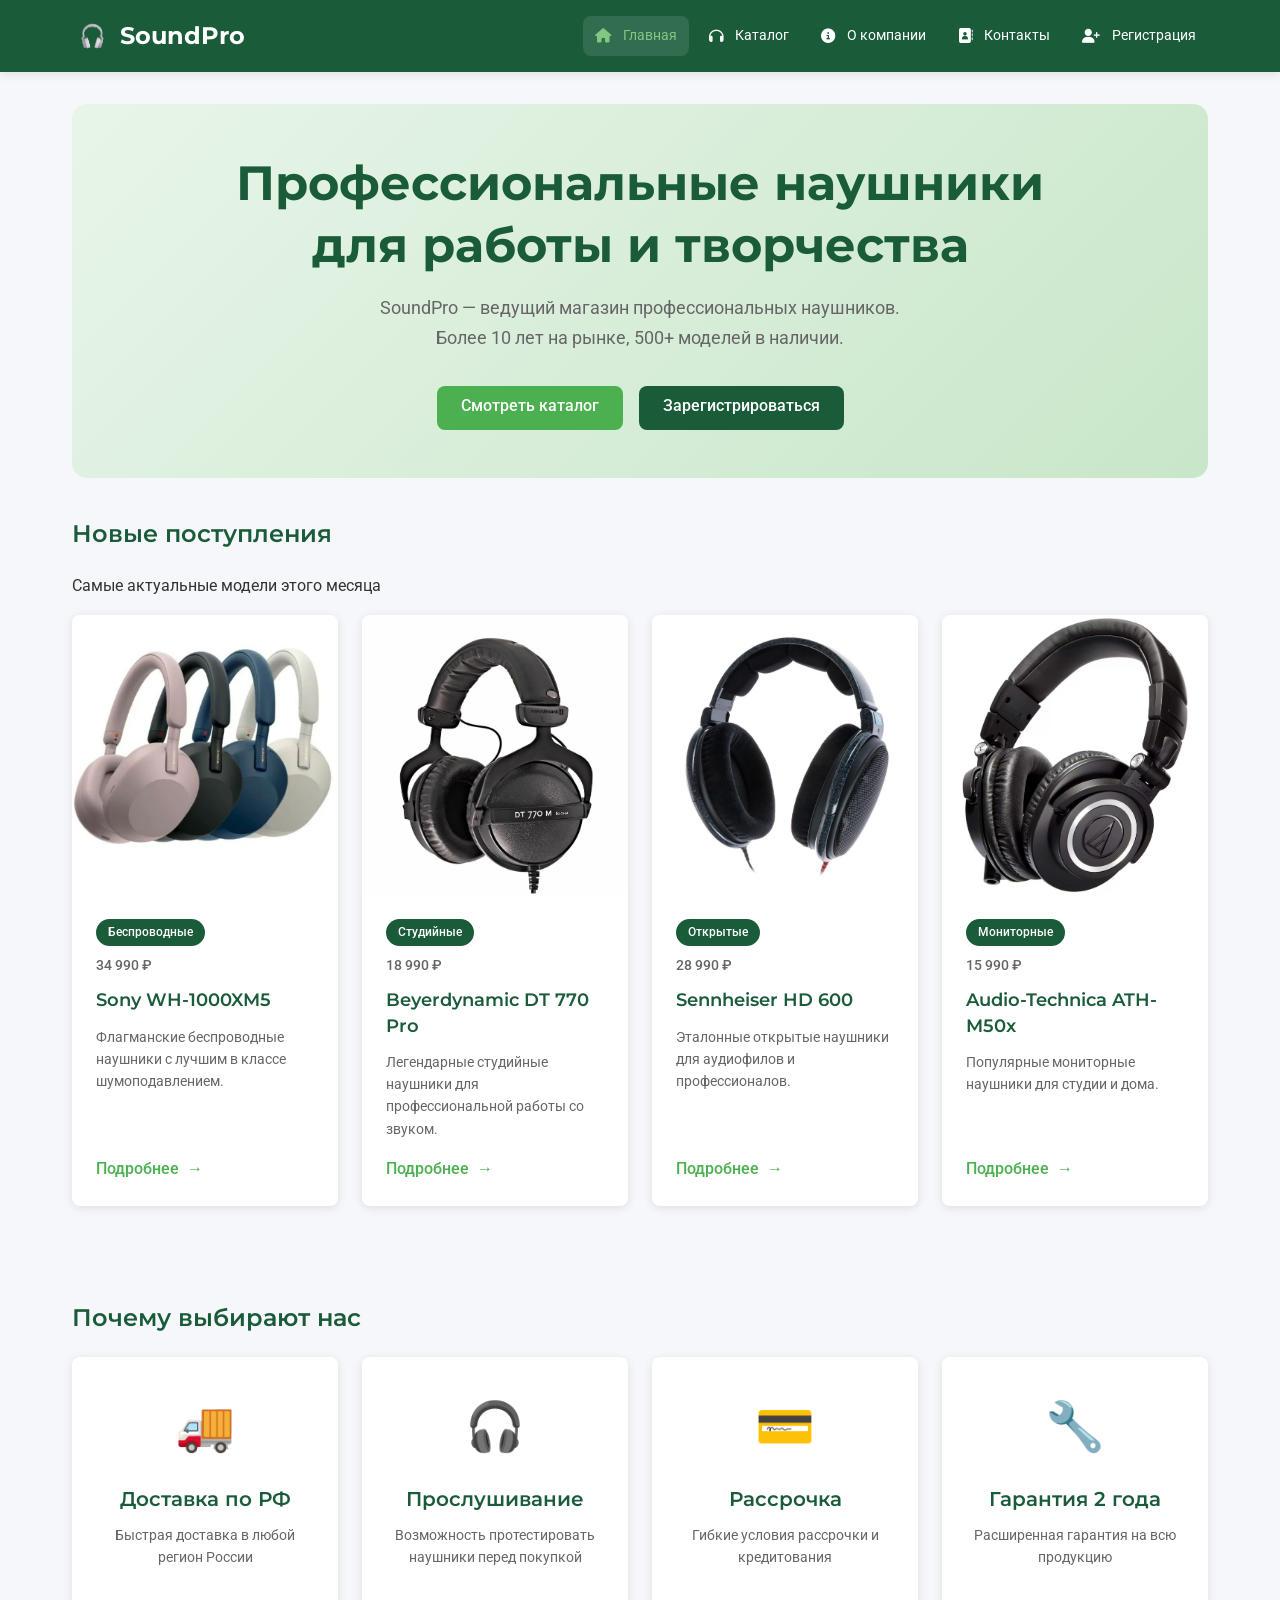
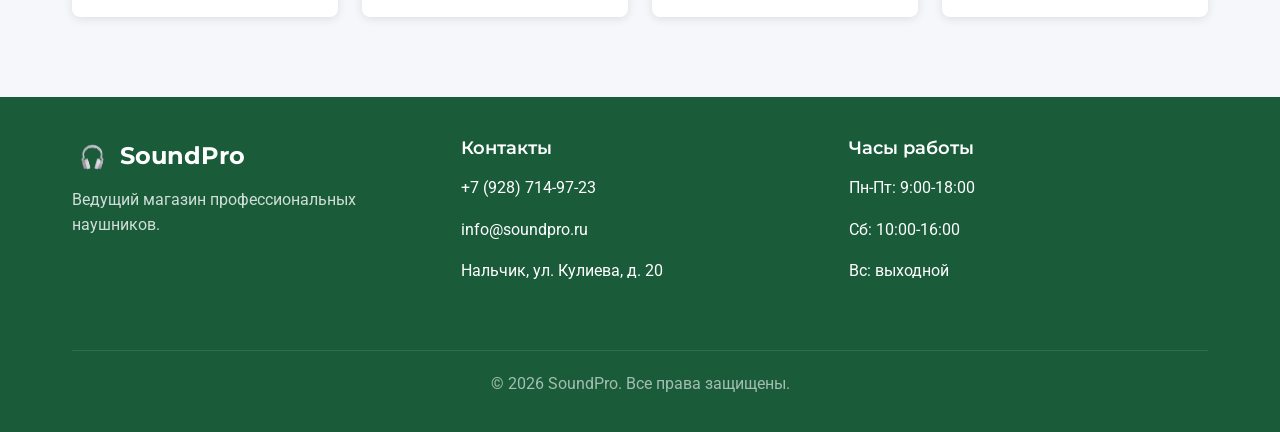
<file: index.html>
<!DOCTYPE html>
<html lang="ru">
<head>
    <meta charset="UTF-8">
    <meta name="viewport" content="width=device-width, initial-scale=1.0, maximum-scale=1.0, user-scalable=yes">
    <title>SoundPro - Магазин профессиональных наушников</title>
    <link rel="preconnect" href="https://fonts.googleapis.com">
    <link rel="preconnect" href="https://fonts.gstatic.com" crossorigin>
    <link href="https://fonts.googleapis.com/css2?family=Montserrat:wght@400;500;600;700&family=Roboto:wght@300;400;500&display=swap" rel="stylesheet">
    <link rel="stylesheet" href="https://cdnjs.cloudflare.com/ajax/libs/font-awesome/6.4.0/css/all.min.css">
    <link rel="stylesheet" href="style.css">
</head>
<body>
    <header class="header">
        <div class="container">
            <div class="header-content">
                <a href="index.html" class="logo">
                    <img src="logo/logo.jpg" alt="SoundPro" class="logo-img">
                    <span>SoundPro</span>
                </a>
                <nav class="main-nav">
                    <ul>
                        <li><a href="index.html"><i class="fas fa-home"></i> Главная</a></li>
                        <li><a href="catalog.html"><i class="fas fa-headphones"></i> Каталог</a></li>
                        <li><a href="about.html"><i class="fas fa-info-circle"></i> О компании</a></li>
                        <li><a href="contacts.html"><i class="fas fa-address-book"></i> Контакты</a></li>
                        <li><a href="register.html" id="loginLink"><i class="fas fa-user-plus"></i> Регистрация</a></li>
                    </ul>
                </nav>
                <div class="user-info" id="userInfo" style="display: none;">
                    <div class="user-avatar" id="userAvatar"></div>
                    <div>
                        <div id="userName"></div>
                        <a href="#" id="logoutLink">Выйти</a>
                    </div>
                </div>
            </div>
        </div>
    </header>

    <main class="main-content">
        <div class="container">
            <section class="hero-section animate">
                <h1 class="hero-title">Профессиональные наушники<br>для работы и творчества</h1>
                <p class="hero-description">
                    SoundPro — ведущий магазин профессиональных наушников.<br>
                    Более 10 лет на рынке, 500+ моделей в наличии.
                </p>
                <div class="hero-buttons">
                    <a href="catalog.html" class="btn btn-accent">Смотреть каталог</a>
                    <a href="register.html" class="btn">Зарегистрироваться</a>
                </div>
            </section>

            <section class="news-section">
                <h2 class="section-title">Новые поступления</h2>
                <p class="section-subtitle">Самые актуальные модели этого месяца</p>
                <div class="news-grid" id="newsGrid">
                    <!-- Карточка 1 -->
                    <article class="news-card animate" data-id="1">
                        <div class="news-image-container">
                            <img src="images/Sony WH-1000XM5.jpg" alt="Sony WH-1000XM5" class="news-image" width="265" height="280">
                        </div>
                        <div class="news-content">
                            <span class="news-category">Беспроводные</span>
                            <span class="news-date">34 990 ₽</span>
                            <h3 class="news-title">Sony WH-1000XM5</h3>
                            <p class="news-description">Флагманские беспроводные наушники с лучшим в классе шумоподавлением.</p>
                            <span class="news-link">Подробнее</span>
                        </div>
                    </article>
                    <!-- Карточка 2 -->
                    <article class="news-card animate" data-id="2">
                        <div class="news-image-container">
                            <img src="images/beyerdynamic-dt770.jpg" alt="Beyerdynamic DT 770 Pro" class="news-image" width="300" height="300">
                        </div>
                        <div class="news-content">
                            <span class="news-category">Студийные</span>
                            <span class="news-date">18 990 ₽</span>
                            <h3 class="news-title">Beyerdynamic DT 770 Pro</h3>
                            <p class="news-description">Легендарные студийные наушники для профессиональной работы со звуком.</p>
                            <span class="news-link">Подробнее</span>
                        </div>
                    </article>
                    <!-- Карточка 3 -->
                    <article class="news-card animate" data-id="3">
                        <div class="news-image-container">
                            <img src="images/sennheiser-hd600.jpg" alt="Sennheiser HD 600" class="news-image" width="300" height="300">
                        </div>
                        <div class="news-content">
                            <span class="news-category">Открытые</span>
                            <span class="news-date">28 990 ₽</span>
                            <h3 class="news-title">Sennheiser HD 600</h3>
                            <p class="news-description">Эталонные открытые наушники для аудиофилов и профессионалов.</p>
                            <span class="news-link">Подробнее</span>
                        </div>
                    </article>
                    <!-- Карточка 4 -->
                    <article class="news-card animate" data-id="4">
                        <div class="news-image-container">
                            <img src="images/audiotechnica-m50x.jpg" alt="Audio-Technica ATH-M50x" class="news-image" width="300" height="300">
                        </div>
                        <div class="news-content">
                            <span class="news-category">Мониторные</span>
                            <span class="news-date">15 990 ₽</span>
                            <h3 class="news-title">Audio-Technica ATH-M50x</h3>
                            <p class="news-description">Популярные мониторные наушники для студии и дома.</p>
                            <span class="news-link">Подробнее</span>
                        </div>
                    </article>
                </div>
            </section>

            <section class="features-section">
                <h2 class="section-title">Почему выбирают нас</h2>
                <div class="features-grid">
                    <div class="feature-card animate">
                        <div class="feature-icon">🚚</div>
                        <h3 class="feature-title">Доставка по РФ</h3>
                        <p class="feature-description">Быстрая доставка в любой регион России</p>
                    </div>
                    <div class="feature-card animate">
                        <div class="feature-icon">🎧</div>
                        <h3 class="feature-title">Прослушивание</h3>
                        <p class="feature-description">Возможность протестировать наушники перед покупкой</p>
                    </div>
                    <div class="feature-card animate">
                        <div class="feature-icon">💳</div>
                        <h3 class="feature-title">Рассрочка</h3>
                        <p class="feature-description">Гибкие условия рассрочки и кредитования</p>
                    </div>
                    <div class="feature-card animate">
                        <div class="feature-icon">🔧</div>
                        <h3 class="feature-title">Гарантия 2 года</h3>
                        <p class="feature-description">Расширенная гарантия на всю продукцию</p>
                    </div>
                </div>
            </section>
        </div>
    </main>

    <footer class="footer">
        <div class="container">
            <div class="footer-content">
                <div class="footer-section">
                    <div class="logo">
                        <img src="logo/logo.jpg" alt="SoundPro" class="logo-img">
                        <span>SoundPro</span>
                    </div>
                    <p class="footer-description">Ведущий магазин профессиональных наушников.</p>
                </div>
                <div class="footer-section">
                    <h3 class="footer-title">Контакты</h3>
                    <p>+7 (928) 714-97-23</p>
                    <p>info@soundpro.ru</p>
                    <p>Нальчик, ул. Кулиева, д. 20</p>
                </div>
                <div class="footer-section">
                    <h3 class="footer-title">Часы работы</h3>
                    <p>Пн-Пт: 9:00-18:00</p>
                    <p>Сб: 10:00-16:00</p>
                    <p>Вс: выходной</p>
                </div>
            </div>
            <div class="footer-bottom">
                <p>&copy; 2026 SoundPro. Все права защищены.</p>
            </div>
        </div>
    </footer>

    <script src="main.js"></script>
</body>
</html>
</file>
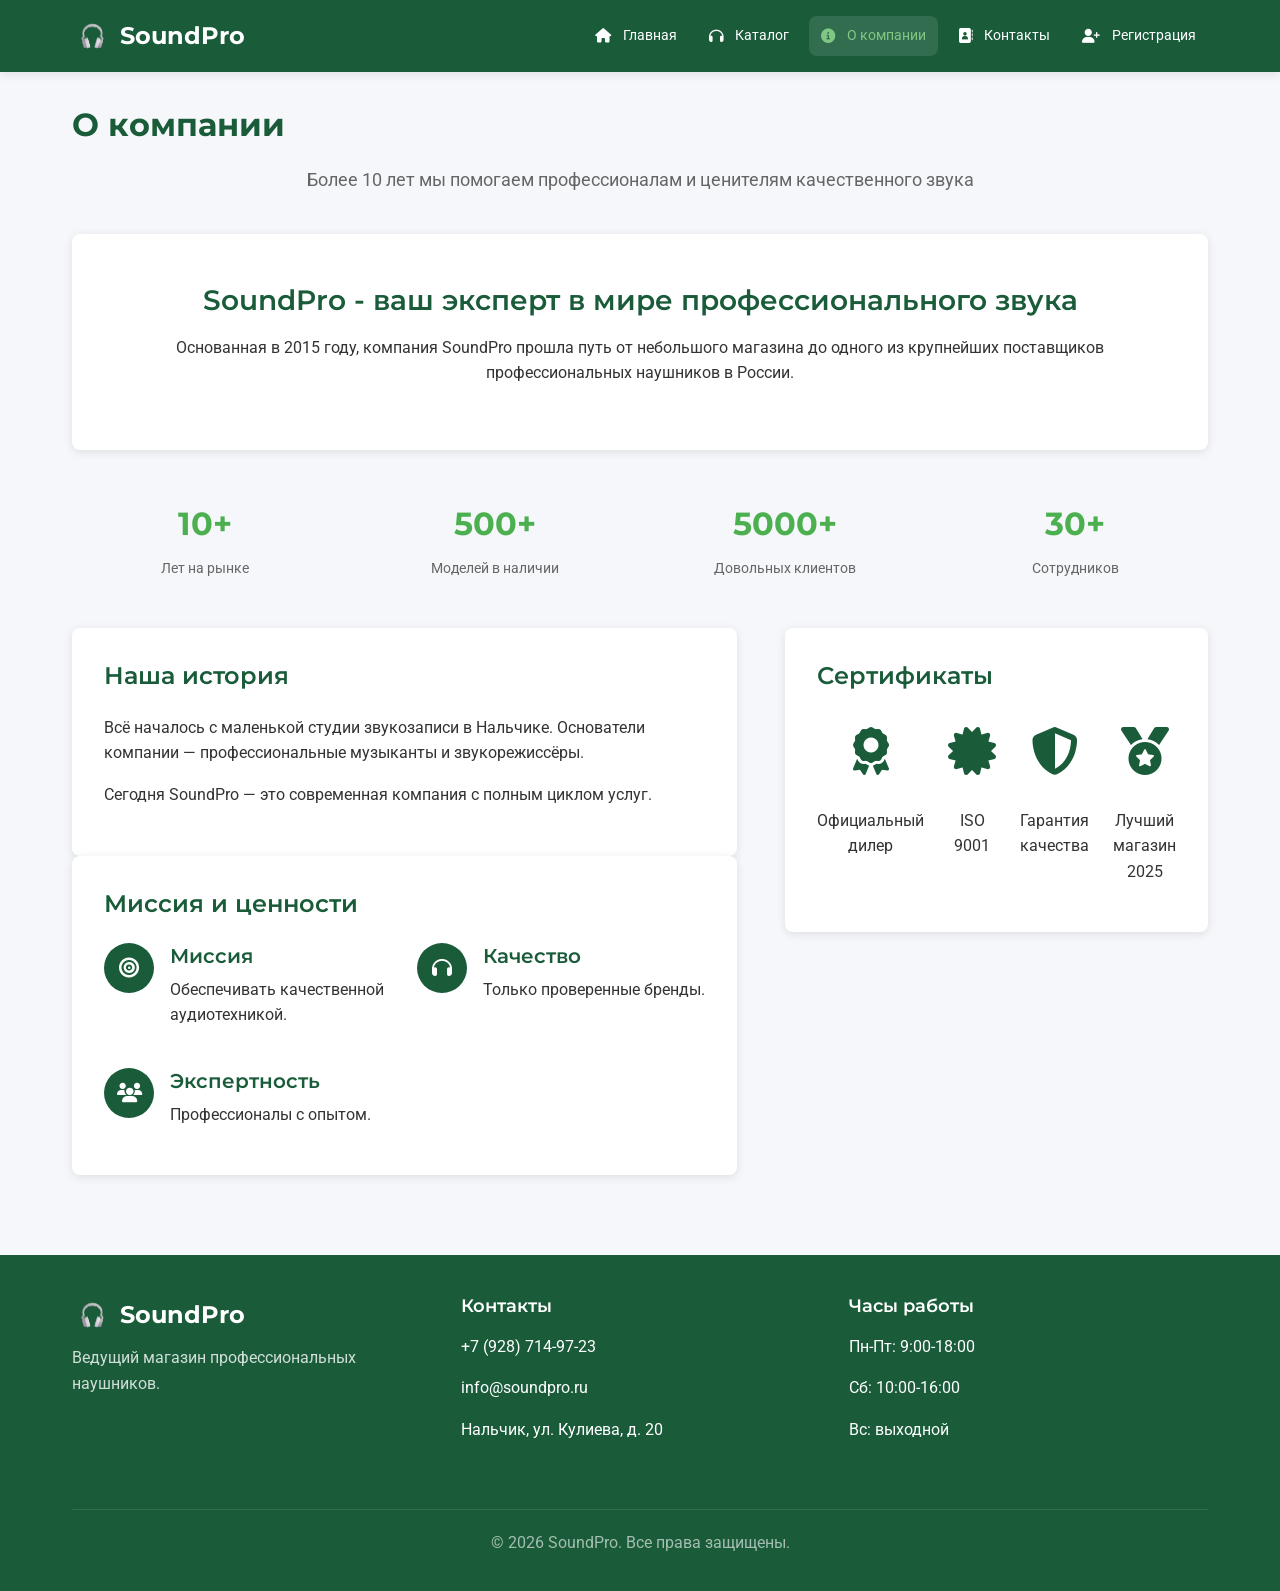
<file: about.html>
<!DOCTYPE html>
<html lang="ru">
<head>
    <meta charset="UTF-8">
    <meta name="viewport" content="width=device-width, initial-scale=1.0, maximum-scale=1.0, user-scalable=yes">
    <title>SoundPro - О компании</title>
    <link rel="preconnect" href="https://fonts.googleapis.com">
    <link rel="preconnect" href="https://fonts.gstatic.com" crossorigin>
    <link href="https://fonts.googleapis.com/css2?family=Montserrat:wght@400;500;600;700&family=Roboto:wght@300;400;500&display=swap" rel="stylesheet">
    <link rel="stylesheet" href="https://cdnjs.cloudflare.com/ajax/libs/font-awesome/6.4.0/css/all.min.css">
    <link rel="stylesheet" href="style.css">
</head>
<body>
    <header class="header">
        <div class="container">
            <div class="header-content">
                <a href="index.html" class="logo">
                    <img src="logo/logo.jpg" alt="SoundPro" class="logo-img">
                    <span>SoundPro</span>
                </a>
                <nav class="main-nav">
                    <ul>
                        <li><a href="index.html"><i class="fas fa-home"></i> Главная</a></li>
                        <li><a href="catalog.html"><i class="fas fa-headphones"></i> Каталог</a></li>
                        <li><a href="about.html"><i class="fas fa-info-circle"></i> О компании</a></li>
                        <li><a href="contacts.html"><i class="fas fa-address-book"></i> Контакты</a></li>
                        <li><a href="register.html" id="loginLink"><i class="fas fa-user-plus"></i> Регистрация</a></li>
                    </ul>
                </nav>
                <div class="user-info" id="userInfo" style="display: none;">
                    <div class="user-avatar" id="userAvatar"></div>
                    <div>
                        <div id="userName"></div>
                        <a href="#" id="logoutLink">Выйти</a>
                    </div>
                </div>
            </div>
        </div>
    </header>

    <main class="main-content">
        <div class="container">
            <h1 class="page-title text-center">О компании</h1>
            <p class="page-subtitle">Более 10 лет мы помогаем профессионалам и ценителям качественного звука</p>
            
            <section class="about-hero animate">
                <h2>SoundPro - ваш эксперт в мире профессионального звука</h2>
                <p>Основанная в 2015 году, компания SoundPro прошла путь от небольшого магазина до одного из крупнейших поставщиков профессиональных наушников в России.</p>
            </section>
            
            <div class="about-stats animate">
                <div class="stat-item"><div class="stat-number">10+</div><div class="stat-label">Лет на рынке</div></div>
                <div class="stat-item"><div class="stat-number">500+</div><div class="stat-label">Моделей в наличии</div></div>
                <div class="stat-item"><div class="stat-number">5000+</div><div class="stat-label">Довольных клиентов</div></div>
                <div class="stat-item"><div class="stat-number">30+</div><div class="stat-label">Сотрудников</div></div>
            </div>
            
            <div class="about-content">
                <div>
                    <section class="about-section animate">
                        <h3 class="section-title">Наша история</h3>
                        <p>Всё началось с маленькой студии звукозаписи в Нальчике. Основатели компании — профессиональные музыканты и звукорежиссёры.</p>
                        <p>Сегодня SoundPro — это современная компания с полным циклом услуг.</p>
                    </section>
                    <section class="about-section animate">
                        <h3 class="section-title">Миссия и ценности</h3>
                        <div class="mission-values">
                            <div class="value-item"><div class="value-icon"><i class="fas fa-bullseye"></i></div><div class="value-content"><h4>Миссия</h4><p>Обеспечивать качественной аудиотехникой.</p></div></div>
                            <div class="value-item"><div class="value-icon"><i class="fas fa-headphones"></i></div><div class="value-content"><h4>Качество</h4><p>Только проверенные бренды.</p></div></div>
                            <div class="value-item"><div class="value-icon"><i class="fas fa-users"></i></div><div class="value-content"><h4>Экспертность</h4><p>Профессионалы с опытом.</p></div></div>
                        </div>
                    </section>
                </div>
                <div>
                    <section class="about-section animate">
                        <h3 class="section-title">Сертификаты</h3>
                        <div class="certificates">
                            <div class="certificate-item"><div class="certificate-icon"><i class="fas fa-award"></i></div><p>Официальный дилер</p></div>
                            <div class="certificate-item"><div class="certificate-icon"><i class="fas fa-certificate"></i></div><p>ISO 9001</p></div>
                            <div class="certificate-item"><div class="certificate-icon"><i class="fas fa-shield-alt"></i></div><p>Гарантия качества</p></div>
                            <div class="certificate-item"><div class="certificate-icon"><i class="fas fa-medal"></i></div><p>Лучший магазин 2025</p></div>
                        </div>
                    </section>
                </div>
            </div>
        </div>
    </main>

    <footer class="footer">
        <div class="container">
            <div class="footer-content">
                <div class="footer-section">
                    <div class="logo">
                        <img src="logo/logo.jpg" alt="SoundPro" class="logo-img">
                        <span>SoundPro</span>
                    </div>
                    <p class="footer-description">Ведущий магазин профессиональных наушников.</p>
                </div>
                <div class="footer-section">
                    <h3 class="footer-title">Контакты</h3>
                    <p>+7 (928) 714-97-23</p>
                    <p>info@soundpro.ru</p>
                    <p>Нальчик, ул. Кулиева, д. 20</p>
                </div>
                <div class="footer-section">
                    <h3 class="footer-title">Часы работы</h3>
                    <p>Пн-Пт: 9:00-18:00</p>
                    <p>Сб: 10:00-16:00</p>
                    <p>Вс: выходной</p>
                </div>
            </div>
            <div class="footer-bottom">
                <p>&copy; 2026 SoundPro. Все права защищены.</p>
            </div>
        </div>
    </footer>

    <script src="main.js"></script>
</body>
</html>
</file>
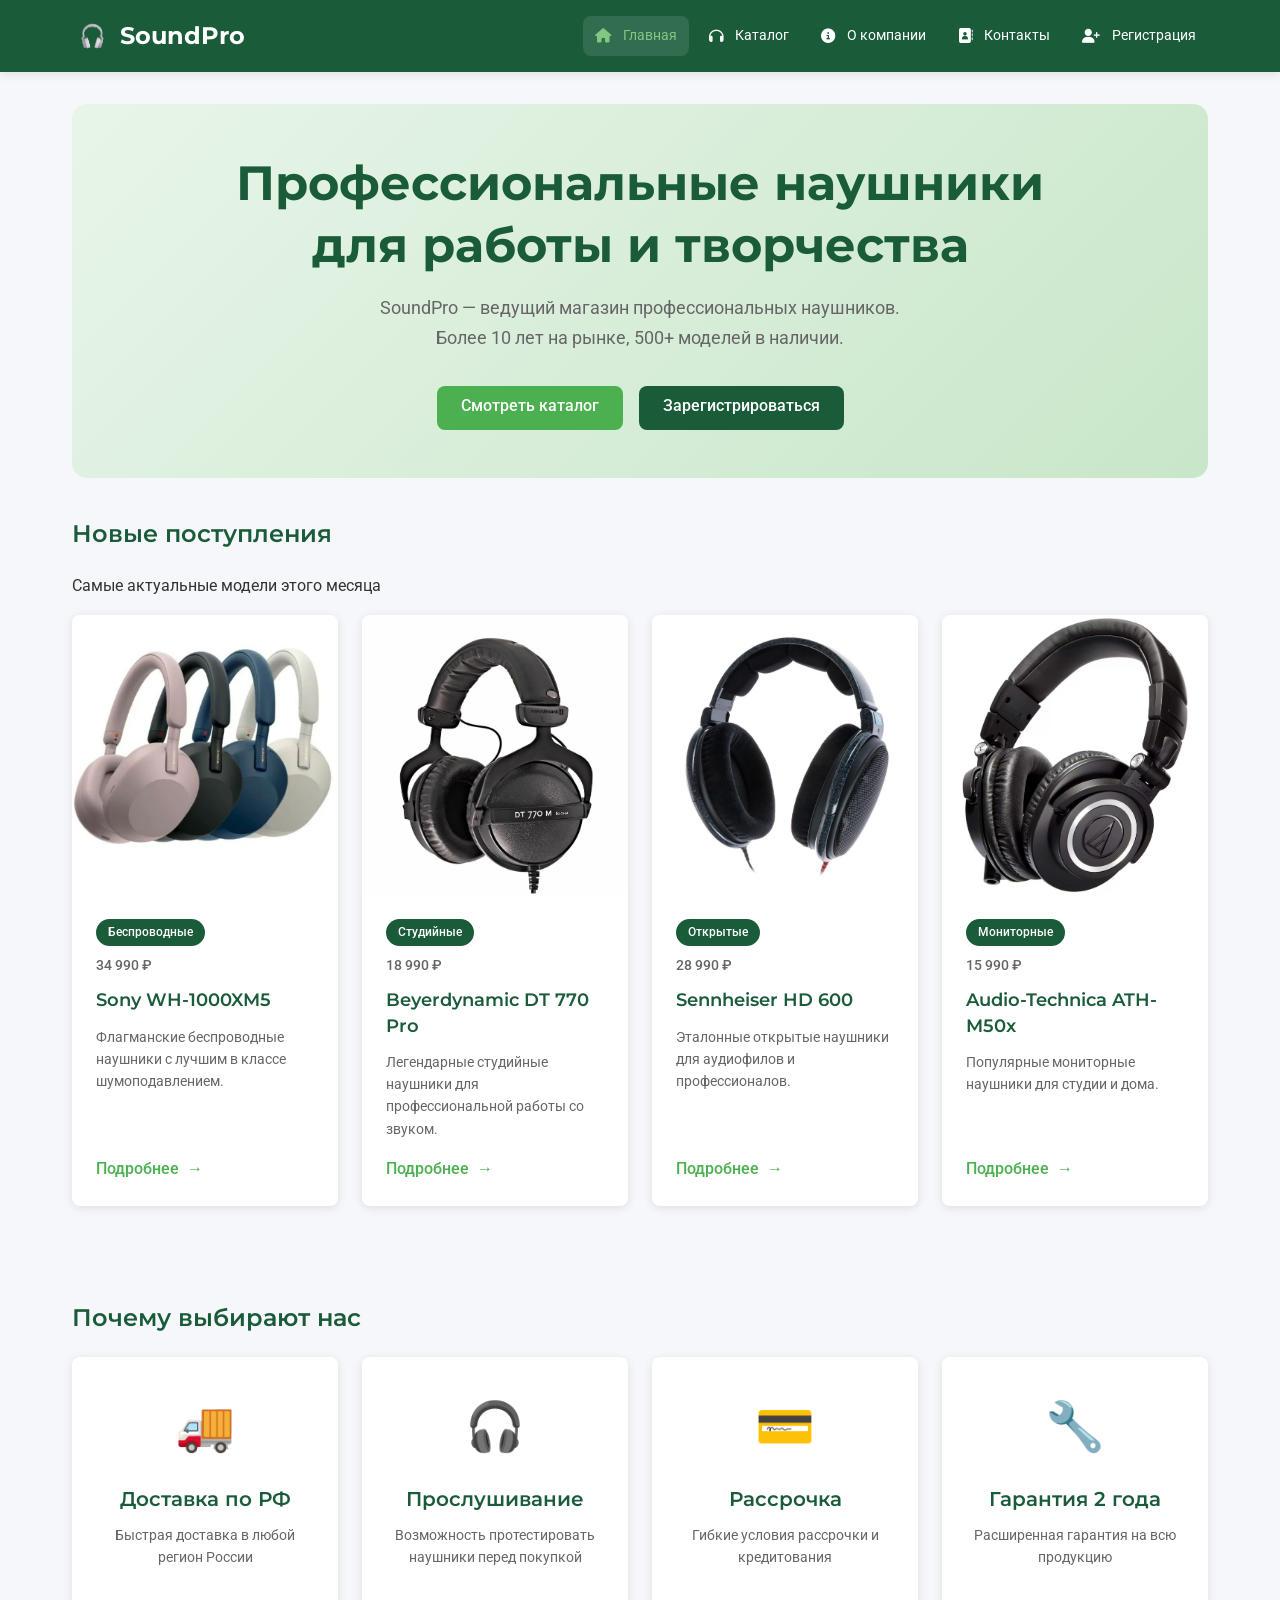
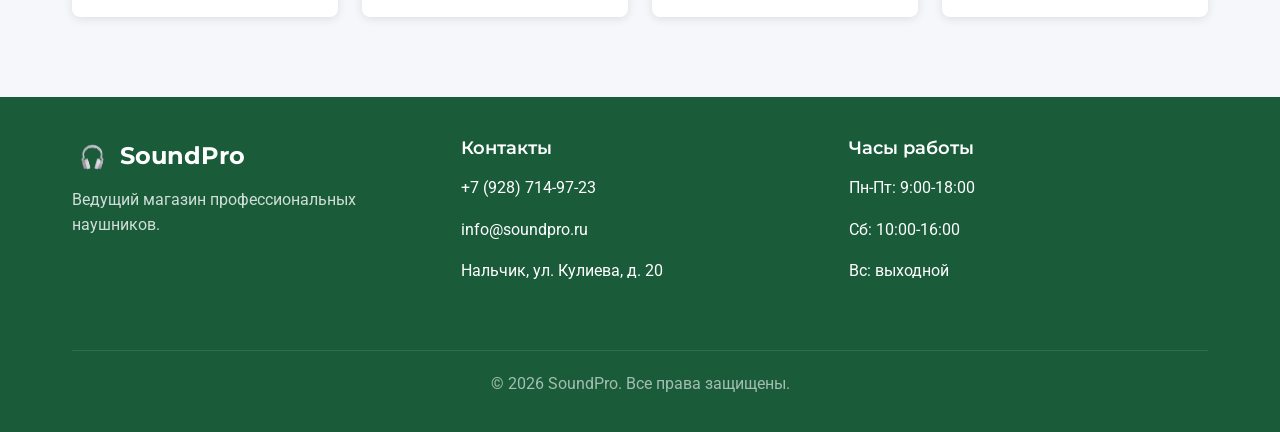
<file: admin.html>
<!DOCTYPE html>
<html lang="ru">
<head>
    <meta charset="UTF-8">
    <meta name="viewport" content="width=device-width, initial-scale=1.0, maximum-scale=1.0, user-scalable=yes">
    <title>SoundPro - Панель администратора</title>
    <link rel="preconnect" href="https://fonts.googleapis.com">
    <link rel="preconnect" href="https://fonts.gstatic.com" crossorigin>
    <link href="https://fonts.googleapis.com/css2?family=Montserrat:wght@400;500;600;700&family=Roboto:wght@300;400;500&display=swap" rel="stylesheet">
    <link rel="stylesheet" href="https://cdnjs.cloudflare.com/ajax/libs/font-awesome/6.4.0/css/all.min.css">
    <link rel="stylesheet" href="style.css">
</head>
<body>
    <div id="rejectModal" class="modal">
        <div class="modal-content">
            <h3 class="modal-title">Отклонение заявки</h3>
            <div class="form-group">
                <label for="rejectReason" class="form-label">Причина отклонения</label>
                <textarea id="rejectReason" class="form-input" rows="4"></textarea>
            </div>
            <div class="modal-actions">
                <button class="btn btn-secondary" onclick="closeModal('rejectModal')">Отмена</button>
                <button class="btn btn-danger" onclick="confirmReject()">Отклонить</button>
            </div>
        </div>
    </div>

    <header class="header">
        <div class="container">
            <div class="header-content">
                <a href="index.html" class="logo">
                    <img src="logo/logo.jpg" alt="SoundPro" class="logo-img">
                    <span>SoundPro</span>
                </a>
                <nav class="main-nav">
                    <ul>
                        <li><a href="index.html"><i class="fas fa-home"></i> Главная</a></li>
                        <li><a href="catalog.html"><i class="fas fa-headphones"></i> Каталог</a></li>
                        <li><a href="about.html"><i class="fas fa-info-circle"></i> О компании</a></li>
                        <li><a href="contacts.html"><i class="fas fa-address-book"></i> Контакты</a></li>
                    </ul>
                </nav>
                <div class="user-info" id="userInfo">
                    <div class="user-avatar" id="userAvatar">А</div>
                    <div>
                        <div id="userName">Администратор</div>
                        <a href="#" id="logoutLink">Выйти</a>
                    </div>
                </div>
            </div>
        </div>
    </header>

    <main class="main-content">
        <div class="container">
            <h1 class="page-title">Панель администратора</h1>
            
            <div class="admin-stats">
                <div class="stat-card animate"><div class="stat-number" id="totalUsers">0</div><div class="stat-label">Пользователей</div></div>
                <div class="stat-card animate"><div class="stat-number" id="totalRequests">0</div><div class="stat-label">Всего заявок</div></div>
                <div class="stat-card animate"><div class="stat-number" id="newRequests">0</div><div class="stat-label">Новых заявок</div></div>
                <div class="stat-card animate"><div class="stat-number" id="solvedRequests">0</div><div class="stat-label">Решенных</div></div>
            </div>
            
            <div class="admin-tabs">
                <button class="tab-btn active" data-tab="requests">Управление заявками</button>
                <button class="tab-btn" data-tab="categories">Управление категориями</button>
                <button class="tab-btn" data-tab="users">Пользователи</button>
            </div>
            
            <div id="requestsTab" class="tab-content active">
                <div class="requests-table">
                    <table>
                        <thead><tr><th>ID</th><th>Дата</th><th>Пользователь</th><th>Название</th><th>Категория</th><th>Статус</th><th>Действия</th></tr></thead>
                        <tbody id="requestsTableBody"></tbody>
                    </table>
                </div>
            </div>
            
            <div id="categoriesTab" class="tab-content">
                <div class="categories-manager">
                    <h3>Категории услуг</h3>
                    <div class="category-list" id="categoriesList"></div>
                    <h3>Добавить категорию</h3>
                    <div class="add-category-form">
                        <input type="text" id="newCategoryName" class="add-category-input" placeholder="Название">
                        <button class="btn btn-accent" id="addCategoryBtn"><i class="fas fa-plus"></i> Добавить</button>
                    </div>
                </div>
            </div>
            
            <div id="usersTab" class="tab-content">
                <div class="requests-table">
                    <table>
                        <thead><tr><th>ID</th><th>ФИО</th><th>Логин</th><th>Email</th><th>Роль</th><th>Заявок</th><th>Дата регистрации</th></tr></thead>
                        <tbody id="usersTableBody"></tbody>
                    </table>
                </div>
            </div>
        </div>
    </main>

    <footer class="footer">
        <div class="container">
            <div class="footer-content">
                <div class="footer-section">
                    <div class="logo">
                        <img src="logo/logo.jpg" alt="SoundPro" class="logo-img">
                        <span>SoundPro</span>
                    </div>
                    <p class="footer-description">Ведущий магазин профессиональных наушников.</p>
                </div>
                <div class="footer-section">
                    <h3 class="footer-title">Контакты</h3>
                    <p>+7 (928) 714-97-23</p>
                    <p>info@soundpro.ru</p>
                    <p>Нальчик, ул. Кулиева, д. 20</p>
                </div>
                <div class="footer-section">
                    <h3 class="footer-title">Часы работы</h3>
                    <p>Пн-Пт: 9:00-18:00</p>
                    <p>Сб: 10:00-16:00</p>
                    <p>Вс: выходной</p>
                </div>
            </div>
            <div class="footer-bottom">
                <p>&copy; 2026 SoundPro. Все права защищены.</p>
            </div>
        </div>
    </footer>

    <script src="main.js"></script>
</body>
</html>
</file>
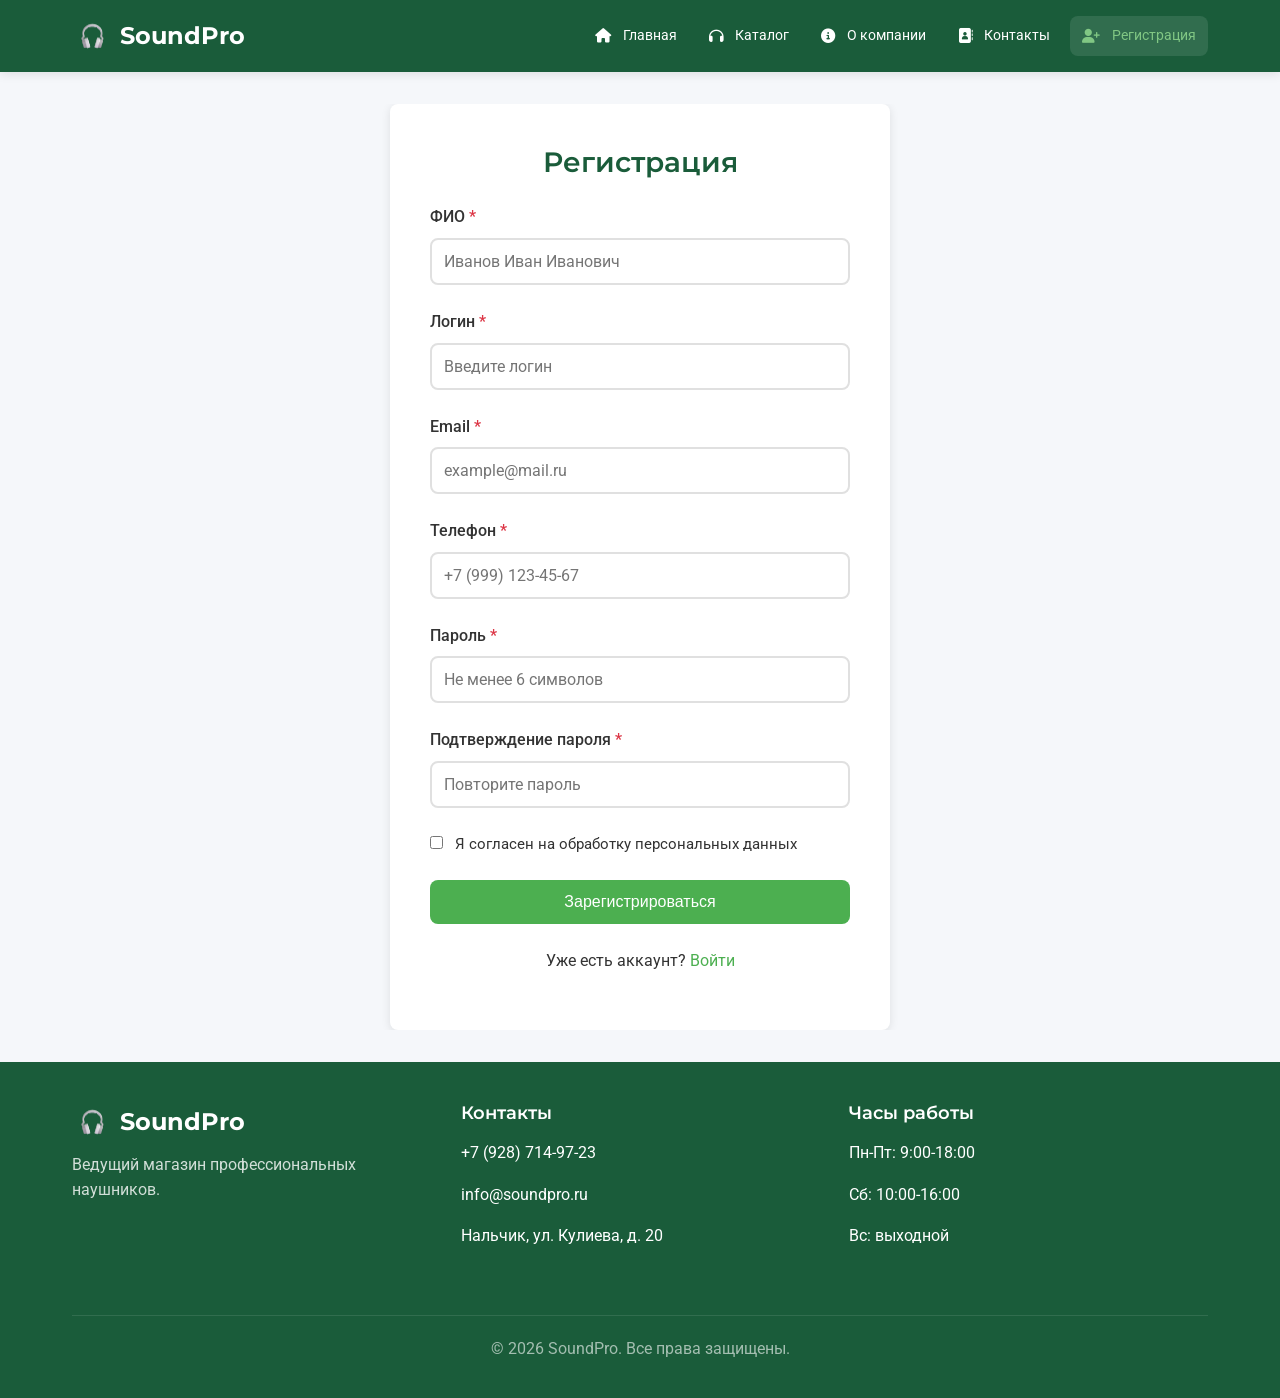
<file: cabinet.html>
<!DOCTYPE html>
<html lang="ru">
<head>
    <meta charset="UTF-8">
    <meta name="viewport" content="width=device-width, initial-scale=1.0, maximum-scale=1.0, user-scalable=yes">
    <title>SoundPro - Личный кабинет</title>
    <link rel="preconnect" href="https://fonts.googleapis.com">
    <link rel="preconnect" href="https://fonts.gstatic.com" crossorigin>
    <link href="https://fonts.googleapis.com/css2?family=Montserrat:wght@400;500;600;700&family=Roboto:wght@300;400;500&display=swap" rel="stylesheet">
    <link rel="stylesheet" href="https://cdnjs.cloudflare.com/ajax/libs/font-awesome/6.4.0/css/all.min.css">
    <link rel="stylesheet" href="style.css">
</head>
<body>
    <header class="header">
        <div class="container">
            <div class="header-content">
                <a href="index.html" class="logo">
                    <img src="logo/logo.jpg" alt="SoundPro" class="logo-img">
                    <span>SoundPro</span>
                </a>
                <nav class="main-nav">
                    <ul>
                        <li><a href="index.html"><i class="fas fa-home"></i> Главная</a></li>
                        <li><a href="catalog.html"><i class="fas fa-headphones"></i> Каталог</a></li>
                        <li><a href="about.html"><i class="fas fa-info-circle"></i> О компании</a></li>
                        <li><a href="contacts.html"><i class="fas fa-address-book"></i> Контакты</a></li>
                        <li><a href="register.html" id="loginLink"><i class="fas fa-user-plus"></i> Регистрация</a></li>
                    </ul>
                </nav>
                <div class="user-info" id="userInfo" style="display: none;">
                    <div class="user-avatar" id="userAvatar"></div>
                    <div>
                        <div id="userName"></div>
                        <a href="#" id="logoutLink">Выйти</a>
                    </div>
                </div>
            </div>
        </div>
    </header>

    <main class="main-content">
        <div class="container">
            <div class="page-title">
                <h1>Личный кабинет</h1>
                <a href="request.html" class="btn btn-accent"><i class="fas fa-plus"></i> Создать заявку</a>
            </div>
            
            <section class="welcome-section animate">
                <div class="welcome-text">
                    <h2>Добро пожаловать, <span id="welcomeUserName"></span>!</h2>
                    <p>Здесь вы можете управлять своими заявками на услуги и отслеживать их статус.</p>
                </div>
            </section>
            
            <div class="user-stats">
                <div class="stat-card animate"><div class="stat-number" id="totalRequests">0</div><div class="stat-label">Всего заявок</div></div>
                <div class="stat-card animate"><div class="stat-number" id="newRequests">0</div><div class="stat-label">Новые заявки</div></div>
                <div class="stat-card animate"><div class="stat-number" id="solvedRequests">0</div><div class="stat-label">Решенные</div></div>
                <div class="stat-card animate"><div class="stat-number" id="rejectedRequests">0</div><div class="stat-label">Отклоненные</div></div>
            </div>
            
            <section class="requests-section animate">
                <div class="section-title">
                    <h2>Мои заявки</h2>
                    <div class="filter-buttons">
                        <button class="filter-btn active" data-filter="all">Все</button>
                        <button class="filter-btn" data-filter="new">Новые</button>
                        <button class="filter-btn" data-filter="solved">Решенные</button>
                        <button class="filter-btn" data-filter="rejected">Отклоненные</button>
                    </div>
                </div>
                <div class="requests-list" id="requestsList"></div>
                <div class="empty-state hidden" id="emptyState">
                    <i class="fas fa-inbox"></i>
                    <h3>Заявок пока нет</h3>
                    <p>Создайте свою первую заявку на услугу</p>
                    <a href="request.html" class="btn btn-accent mt-2"><i class="fas fa-plus"></i> Создать заявку</a>
                </div>
            </section>
        </div>
    </main>

    <footer class="footer">
        <div class="container">
            <div class="footer-content">
                <div class="footer-section">
                    <div class="logo">
                        <img src="logo/logo.jpg" alt="SoundPro" class="logo-img">
                        <span>SoundPro</span>
                    </div>
                    <p class="footer-description">Ведущий магазин профессиональных наушников.</p>
                </div>
                <div class="footer-section">
                    <h3 class="footer-title">Контакты</h3>
                    <p>+7 (928) 714-97-23</p>
                    <p>info@soundpro.ru</p>
                    <p>Нальчик, ул. Кулиева, д. 20</p>
                </div>
                <div class="footer-section">
                    <h3 class="footer-title">Часы работы</h3>
                    <p>Пн-Пт: 9:00-18:00</p>
                    <p>Сб: 10:00-16:00</p>
                    <p>Вс: выходной</p>
                </div>
            </div>
            <div class="footer-bottom">
                <p>&copy; 2026 SoundPro. Все права защищены.</p>
            </div>
        </div>
    </footer>

    <script src="main.js"></script>
</body>
</html>
</file>
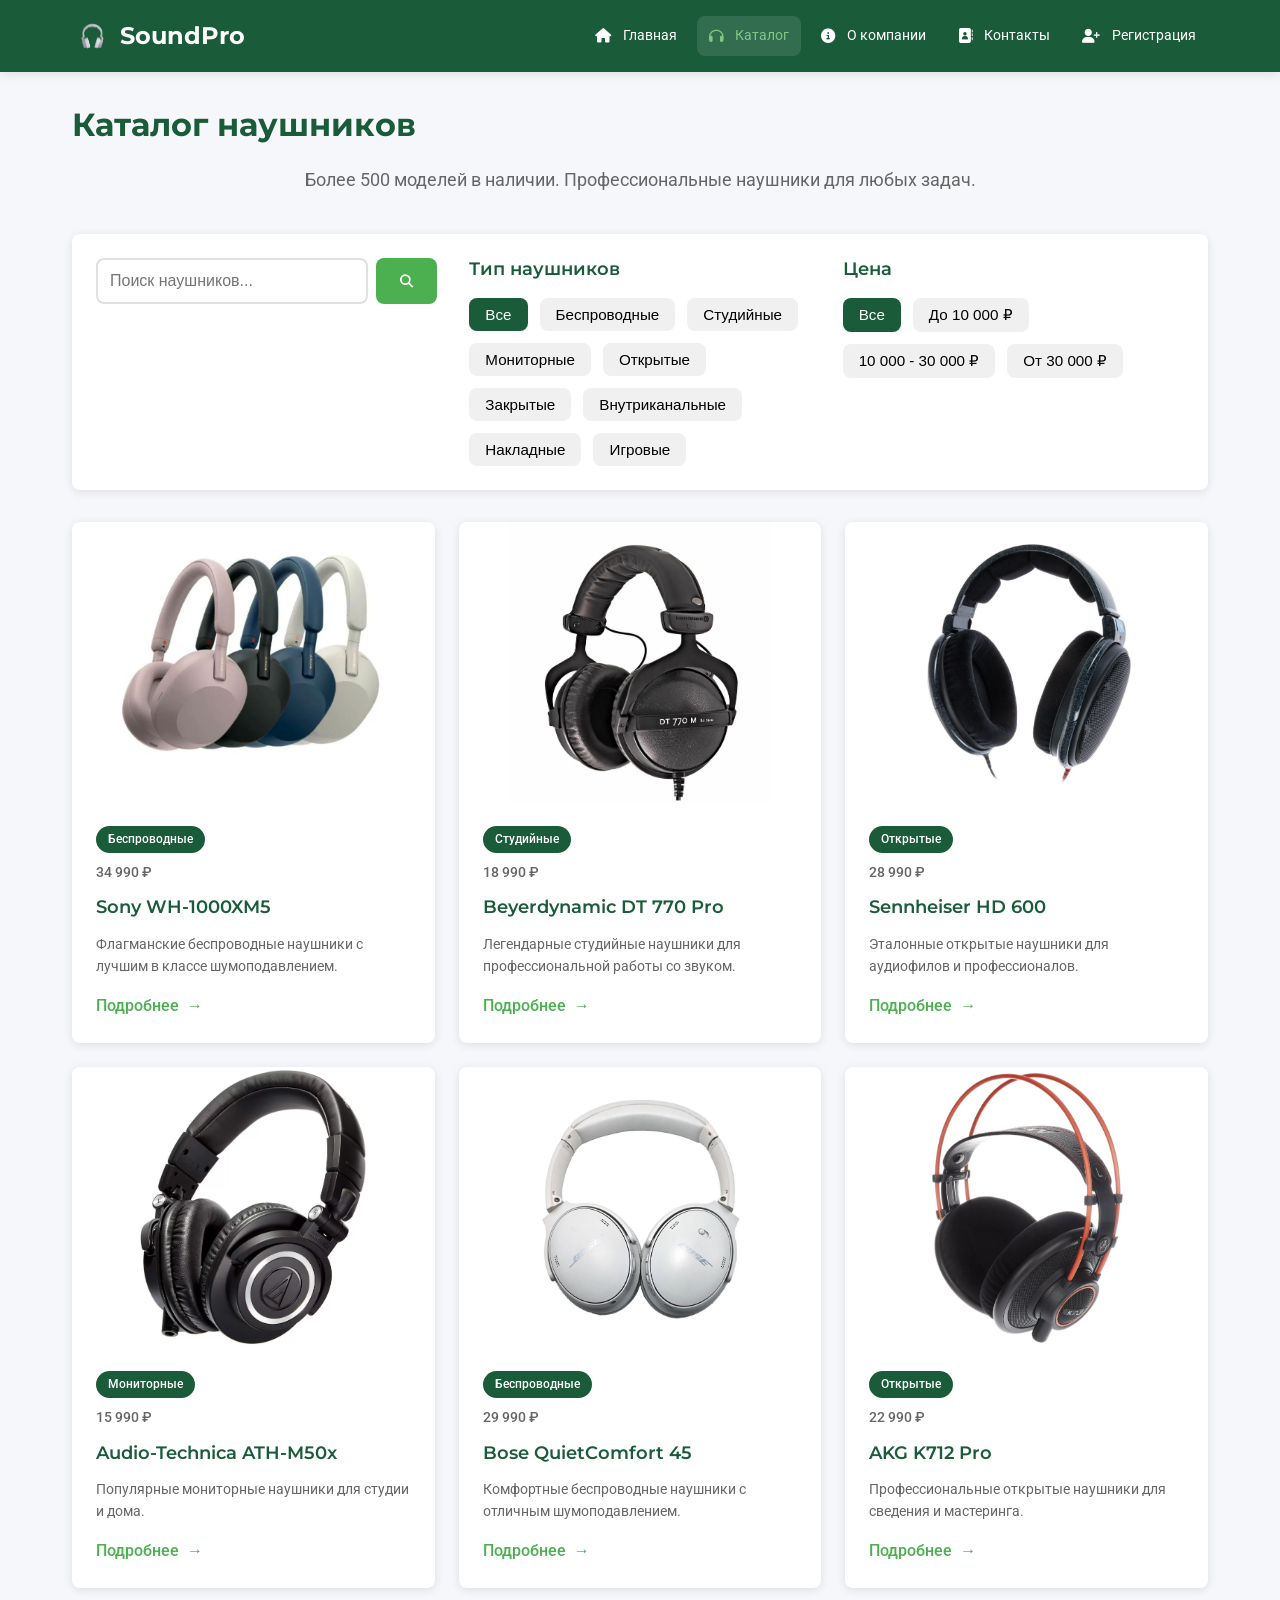
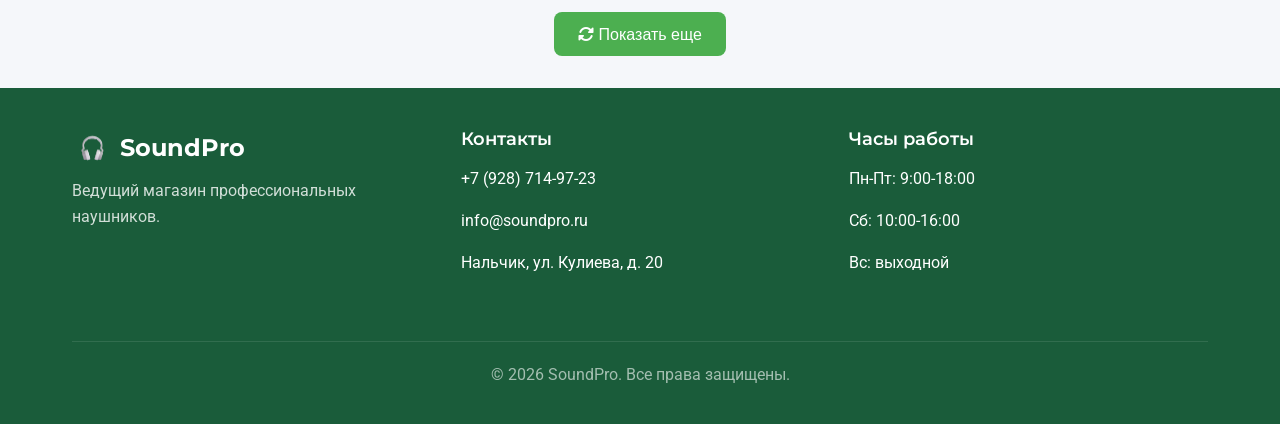
<file: catalog.html>
<!DOCTYPE html>
<html lang="ru">
<head>
    <meta charset="UTF-8">
    <meta name="viewport" content="width=device-width, initial-scale=1.0, maximum-scale=1.0, user-scalable=yes">
    <title>SoundPro - Каталог наушников</title>
    <link rel="preconnect" href="https://fonts.googleapis.com">
    <link rel="preconnect" href="https://fonts.gstatic.com" crossorigin>
    <link href="https://fonts.googleapis.com/css2?family=Montserrat:wght@400;500;600;700&family=Roboto:wght@300;400;500&display=swap" rel="stylesheet">
    <link rel="stylesheet" href="https://cdnjs.cloudflare.com/ajax/libs/font-awesome/6.4.0/css/all.min.css">
    <link rel="stylesheet" href="style.css">
</head>
<body>
    <header class="header">
        <div class="container">
            <div class="header-content">
                <a href="index.html" class="logo">
                    <img src="logo/logo.jpg" alt="SoundPro" class="logo-img">
                    <span>SoundPro</span>
                </a>
                <nav class="main-nav">
                    <ul>
                        <li><a href="index.html"><i class="fas fa-home"></i> Главная</a></li>
                        <li><a href="catalog.html"><i class="fas fa-headphones"></i> Каталог</a></li>
                        <li><a href="about.html"><i class="fas fa-info-circle"></i> О компании</a></li>
                        <li><a href="contacts.html"><i class="fas fa-address-book"></i> Контакты</a></li>
                        <li><a href="register.html" id="loginLink"><i class="fas fa-user-plus"></i> Регистрация</a></li>
                    </ul>
                </nav>
                <div class="user-info" id="userInfo" style="display: none;">
                    <div class="user-avatar" id="userAvatar"></div>
                    <div>
                        <div id="userName"></div>
                        <a href="#" id="logoutLink">Выйти</a>
                    </div>
                </div>
            </div>
        </div>
    </header>

    <main class="main-content">
        <div class="container">
            <h1 class="page-title text-center">Каталог наушников</h1>
            <p class="page-subtitle">Более 500 моделей в наличии. Профессиональные наушники для любых задач.</p>
            
            <div class="catalog-filters">
                <div class="filter-section">
                    <div class="search-box">
                        <input type="text" id="searchInput" class="search-input" placeholder="Поиск наушников...">
                        <button class="search-btn" id="searchBtn"><i class="fas fa-search"></i></button>
                    </div>
                </div>
                <div class="filter-section">
                    <h3 class="filter-title">Тип наушников</h3>
                    <div class="filter-options" id="typeFilters">
                        <button class="filter-btn active" data-type="all">Все</button>
                        <button class="filter-btn" data-type="беспроводные">Беспроводные</button>
                        <button class="filter-btn" data-type="студийные">Студийные</button>
                        <button class="filter-btn" data-type="мониторные">Мониторные</button>
                        <button class="filter-btn" data-type="открытые">Открытые</button>
                        <button class="filter-btn" data-type="закрытые">Закрытые</button>
                        <button class="filter-btn" data-type="внутриканальные">Внутриканальные</button>
                        <button class="filter-btn" data-type="накладные">Накладные</button>
                        <button class="filter-btn" data-type="игровые">Игровые</button>
                    </div>
                </div>
                <div class="filter-section">
                    <h3 class="filter-title">Цена</h3>
                    <div class="filter-options" id="priceFilters">
                        <button class="filter-btn active" data-price="all">Все</button>
                        <button class="filter-btn" data-price="low">До 10 000 ₽</button>
                        <button class="filter-btn" data-price="medium">10 000 - 30 000 ₽</button>
                        <button class="filter-btn" data-price="high">От 30 000 ₽</button>
                    </div>
                </div>
            </div>
            
            <div class="catalog-grid" id="equipmentGrid">
                <!-- Карточка 1: Sony WH-1000XM5 -->
                <article class="news-card animate" data-id="1">
                    <div class="news-image-container">
                        <img src="images/Sony WH-1000XM5.jpg" alt="Sony WH-1000XM5" class="news-image">
                    </div>
                    <div class="news-content">
                        <span class="news-category">Беспроводные</span>
                        <span class="news-date">34 990 ₽</span>
                        <h3 class="news-title">Sony WH-1000XM5</h3>
                        <p class="news-description">Флагманские беспроводные наушники с лучшим в классе шумоподавлением.</p>
                        <span class="news-link">Подробнее</span>
                    </div>
                </article>
                
                <!-- Карточка 2: Beyerdynamic DT 770 Pro -->
                <article class="news-card animate" data-id="2">
                    <div class="news-image-container">
                        <img src="images/beyerdynamic-dt770.jpg" alt="Beyerdynamic DT 770 Pro" class="news-image">
                    </div>
                    <div class="news-content">
                        <span class="news-category">Студийные</span>
                        <span class="news-date">18 990 ₽</span>
                        <h3 class="news-title">Beyerdynamic DT 770 Pro</h3>
                        <p class="news-description">Легендарные студийные наушники для профессиональной работы со звуком.</p>
                        <span class="news-link">Подробнее</span>
                    </div>
                </article>
                
                <!-- Карточка 3: Sennheiser HD 600 -->
                <article class="news-card animate" data-id="3">
                    <div class="news-image-container">
                        <img src="images/sennheiser-hd600.jpg" alt="Sennheiser HD 600" class="news-image">
                    </div>
                    <div class="news-content">
                        <span class="news-category">Открытые</span>
                        <span class="news-date">28 990 ₽</span>
                        <h3 class="news-title">Sennheiser HD 600</h3>
                        <p class="news-description">Эталонные открытые наушники для аудиофилов и профессионалов.</p>
                        <span class="news-link">Подробнее</span>
                    </div>
                </article>
                
                <!-- Карточка 4: Audio-Technica ATH-M50x -->
                <article class="news-card animate" data-id="4">
                    <div class="news-image-container">
                        <img src="images/audiotechnica-m50x.jpg" alt="Audio-Technica ATH-M50x" class="news-image">
                    </div>
                    <div class="news-content">
                        <span class="news-category">Мониторные</span>
                        <span class="news-date">15 990 ₽</span>
                        <h3 class="news-title">Audio-Technica ATH-M50x</h3>
                        <p class="news-description">Популярные мониторные наушники для студии и дома.</p>
                        <span class="news-link">Подробнее</span>
                    </div>
                </article>
                
                <!-- Карточка 5: Bose QuietComfort 45 -->
                <article class="news-card animate" data-id="5">
                    <div class="news-image-container">
                        <img src="images/bose-qc45.jpg" alt="Bose QuietComfort 45" class="news-image">
                    </div>
                    <div class="news-content">
                        <span class="news-category">Беспроводные</span>
                        <span class="news-date">29 990 ₽</span>
                        <h3 class="news-title">Bose QuietComfort 45</h3>
                        <p class="news-description">Комфортные беспроводные наушники с отличным шумоподавлением.</p>
                        <span class="news-link">Подробнее</span>
                    </div>
                </article>
                
                <!-- Карточка 6: AKG K712 Pro -->
                <article class="news-card animate" data-id="6">
                    <div class="news-image-container">
                        <img src="images/akg-k712.jpg" alt="AKG K712 Pro" class="news-image">
                    </div>
                    <div class="news-content">
                        <span class="news-category">Открытые</span>
                        <span class="news-date">22 990 ₽</span>
                        <h3 class="news-title">AKG K712 Pro</h3>
                        <p class="news-description">Профессиональные открытые наушники для сведения и мастеринга.</p>
                        <span class="news-link">Подробнее</span>
                    </div>
                </article>
            </div>
            
            <!-- Кнопка "Показать еще" -->
            <div class="text-center mt-3">
                <button class="btn btn-accent" id="loadMoreBtn"><i class="fas fa-sync-alt"></i> Показать еще</button>
            </div>
        </div>
    </main>

    <footer class="footer">
        <div class="container">
            <div class="footer-content">
                <div class="footer-section">
                    <div class="logo">
                        <img src="logo/logo.jpg" alt="SoundPro" class="logo-img">
                        <span>SoundPro</span>
                    </div>
                    <p class="footer-description">Ведущий магазин профессиональных наушников.</p>
                </div>
                <div class="footer-section">
                    <h3 class="footer-title">Контакты</h3>
                    <p>+7 (928) 714-97-23</p>
                    <p>info@soundpro.ru</p>
                    <p>Нальчик, ул. Кулиева, д. 20</p>
                </div>
                <div class="footer-section">
                    <h3 class="footer-title">Часы работы</h3>
                    <p>Пн-Пт: 9:00-18:00</p>
                    <p>Сб: 10:00-16:00</p>
                    <p>Вс: выходной</p>
                </div>
            </div>
            <div class="footer-bottom">
                <p>&copy; 2026 SoundPro. Все права защищены.</p>
            </div>
        </div>
    </footer>

    <script src="main.js"></script>
</body>
</html>
</file>
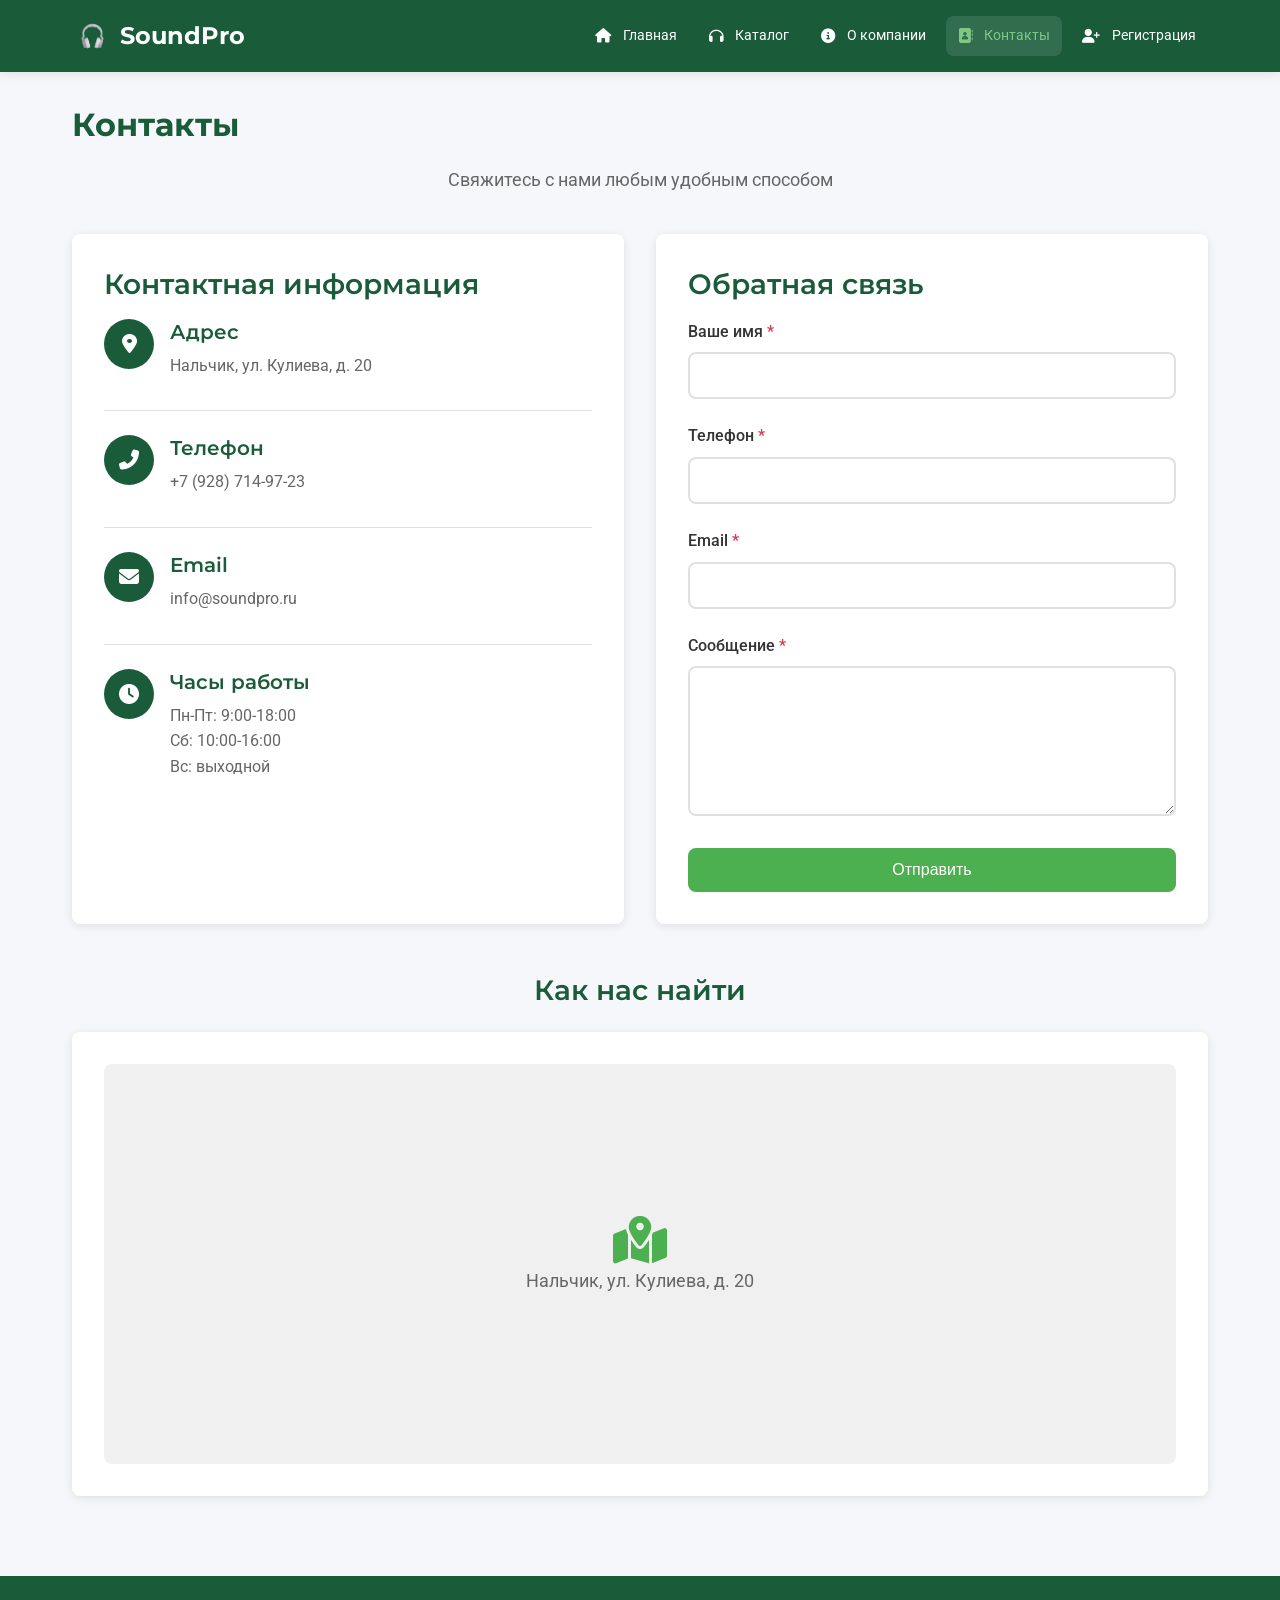
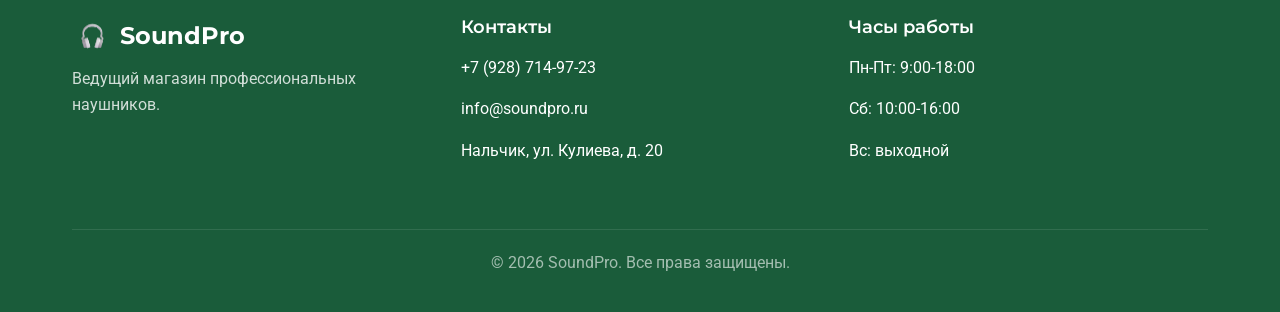
<file: contacts.html>
<!DOCTYPE html>
<html lang="ru">
<head>
    <meta charset="UTF-8">
    <meta name="viewport" content="width=device-width, initial-scale=1.0, maximum-scale=1.0, user-scalable=yes">
    <title>SoundPro - Контакты</title>
    <link rel="preconnect" href="https://fonts.googleapis.com">
    <link rel="preconnect" href="https://fonts.gstatic.com" crossorigin>
    <link href="https://fonts.googleapis.com/css2?family=Montserrat:wght@400;500;600;700&family=Roboto:wght@300;400;500&display=swap" rel="stylesheet">
    <link rel="stylesheet" href="https://cdnjs.cloudflare.com/ajax/libs/font-awesome/6.4.0/css/all.min.css">
    <link rel="stylesheet" href="style.css">
</head>
<body>
    <header class="header">
        <div class="container">
            <div class="header-content">
                <a href="index.html" class="logo">
                    <img src="logo/logo.jpg" alt="SoundPro" class="logo-img">
                    <span>SoundPro</span>
                </a>
                <nav class="main-nav">
                    <ul>
                        <li><a href="index.html"><i class="fas fa-home"></i> Главная</a></li>
                        <li><a href="catalog.html"><i class="fas fa-headphones"></i> Каталог</a></li>
                        <li><a href="about.html"><i class="fas fa-info-circle"></i> О компании</a></li>
                        <li><a href="contacts.html"><i class="fas fa-address-book"></i> Контакты</a></li>
                        <li><a href="register.html" id="loginLink"><i class="fas fa-user-plus"></i> Регистрация</a></li>
                    </ul>
                </nav>
                <div class="user-info" id="userInfo" style="display: none;">
                    <div class="user-avatar" id="userAvatar"></div>
                    <div>
                        <div id="userName"></div>
                        <a href="#" id="logoutLink">Выйти</a>
                    </div>
                </div>
            </div>
        </div>
    </header>

    <main class="main-content">
        <div class="container">
            <h1 class="page-title text-center">Контакты</h1>
            <p class="page-subtitle">Свяжитесь с нами любым удобным способом</p>
            
            <div class="contacts-grid">
                <div class="contact-info animate">
                    <h2>Контактная информация</h2>
                    <div class="contact-item">
                        <div class="contact-icon"><i class="fas fa-map-marker-alt"></i></div>
                        <div class="contact-content">
                            <h3>Адрес</h3>
                            <p>Нальчик, ул. Кулиева, д. 20</p>
                        </div>
                    </div>
                    <div class="contact-item">
                        <div class="contact-icon"><i class="fas fa-phone-alt"></i></div>
                        <div class="contact-content">
                            <h3>Телефон</h3>
                            <p>+7 (928) 714-97-23</p>
                        </div>
                    </div>
                    <div class="contact-item">
                        <div class="contact-icon"><i class="fas fa-envelope"></i></div>
                        <div class="contact-content">
                            <h3>Email</h3>
                            <p>info@soundpro.ru</p>
                        </div>
                    </div>
                    <div class="contact-item">
                        <div class="contact-icon"><i class="fas fa-clock"></i></div>
                        <div class="contact-content">
                            <h3>Часы работы</h3>
                            <p>Пн-Пт: 9:00-18:00<br>Сб: 10:00-16:00<br>Вс: выходной</p>
                        </div>
                    </div>
                </div>
                
                <div class="contact-form animate">
                    <h2>Обратная связь</h2>
                    <form id="contactForm">
                        <div class="form-group">
                            <label for="contactName" class="form-label required">Ваше имя</label>
                            <input type="text" id="contactName" class="form-input" required>
                        </div>
                        <div class="form-group">
                            <label for="contactPhone" class="form-label required">Телефон</label>
                            <input type="tel" id="contactPhone" class="form-input" required>
                        </div>
                        <div class="form-group">
                            <label for="contactEmail" class="form-label required">Email</label>
                            <input type="email" id="contactEmail" class="form-input" required>
                        </div>
                        <div class="form-group">
                            <label for="contactMessage" class="form-label required">Сообщение</label>
                            <textarea id="contactMessage" class="form-textarea" required></textarea>
                        </div>
                        <button type="submit" class="btn btn-accent btn-block">Отправить</button>
                    </form>
                </div>
            </div>
            
            <section class="map-section animate">
                <h2 class="text-center mb-3">Как нас найти</h2>
                <div class="map-container">
                    <div class="map-placeholder">
                        <div class="text-center">
                            <i class="fas fa-map-marked-alt" style="font-size: 3rem; color: #4CAF50;"></i>
                            <p>Нальчик, ул. Кулиева, д. 20</p>
                        </div>
                    </div>
                </div>
            </section>
        </div>
    </main>

    <footer class="footer">
        <div class="container">
            <div class="footer-content">
                <div class="footer-section">
                    <div class="logo">
                        <img src="logo/logo.jpg" alt="SoundPro" class="logo-img">
                        <span>SoundPro</span>
                    </div>
                    <p class="footer-description">Ведущий магазин профессиональных наушников.</p>
                </div>
                <div class="footer-section">
                    <h3 class="footer-title">Контакты</h3>
                    <p>+7 (928) 714-97-23</p>
                    <p>info@soundpro.ru</p>
                    <p>Нальчик, ул. Кулиева, д. 20</p>
                </div>
                <div class="footer-section">
                    <h3 class="footer-title">Часы работы</h3>
                    <p>Пн-Пт: 9:00-18:00</p>
                    <p>Сб: 10:00-16:00</p>
                    <p>Вс: выходной</p>
                </div>
            </div>
            <div class="footer-bottom">
                <p>&copy; 2026 SoundPro. Все права защищены.</p>
            </div>
        </div>
    </footer>

    <script src="main.js"></script>
</body>
</html>
</file>
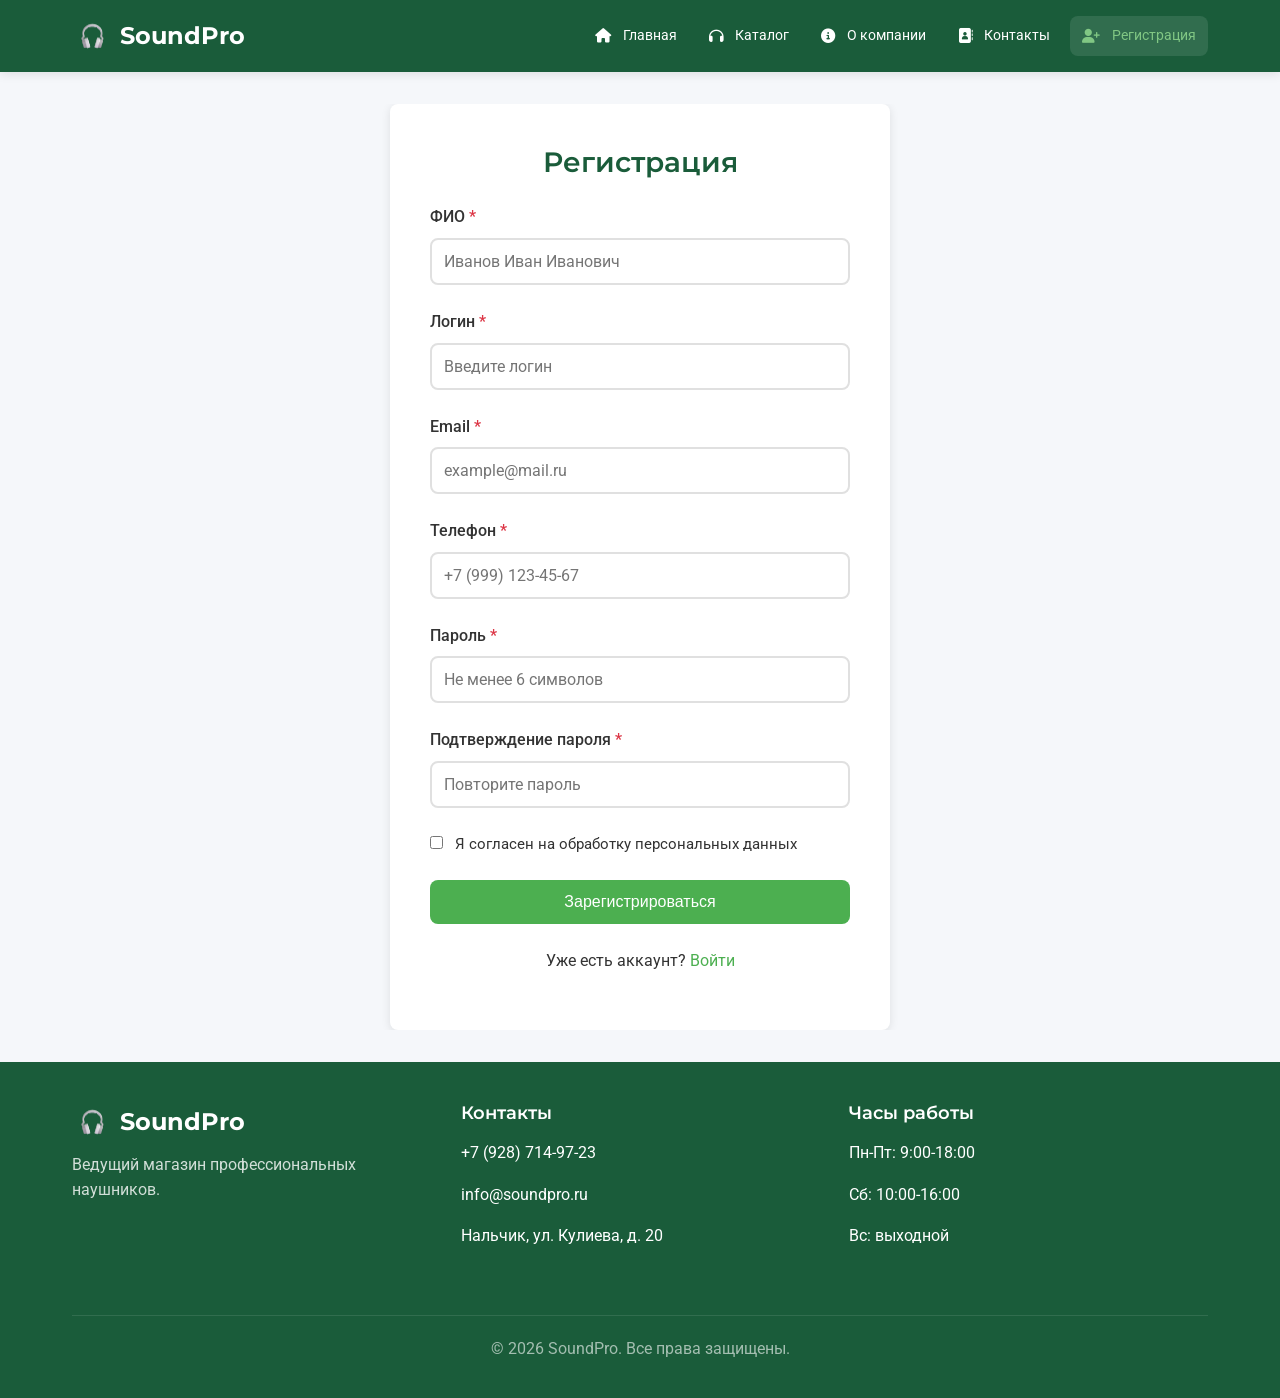
<file: register.html>
<!DOCTYPE html>
<html lang="ru">
<head>
    <meta charset="UTF-8">
    <meta name="viewport" content="width=device-width, initial-scale=1.0, maximum-scale=1.0, user-scalable=yes">
    <title>SoundPro - Регистрация</title>
    <link rel="preconnect" href="https://fonts.googleapis.com">
    <link rel="preconnect" href="https://fonts.gstatic.com" crossorigin>
    <link href="https://fonts.googleapis.com/css2?family=Montserrat:wght@400;500;600;700&family=Roboto:wght@300;400;500&display=swap" rel="stylesheet">
    <link rel="stylesheet" href="https://cdnjs.cloudflare.com/ajax/libs/font-awesome/6.4.0/css/all.min.css">
    <link rel="stylesheet" href="style.css">
</head>
<body>
    <header class="header">
        <div class="container">
            <div class="header-content">
                <a href="index.html" class="logo">
                    <img src="logo/logo.jpg" alt="SoundPro" class="logo-img">
                    <span>SoundPro</span>
                </a>
                <nav class="main-nav">
                    <ul>
                        <li><a href="index.html"><i class="fas fa-home"></i> Главная</a></li>
                        <li><a href="catalog.html"><i class="fas fa-headphones"></i> Каталог</a></li>
                        <li><a href="about.html"><i class="fas fa-info-circle"></i> О компании</a></li>
                        <li><a href="contacts.html"><i class="fas fa-address-book"></i> Контакты</a></li>
                        <li><a href="register.html" id="loginLink"><i class="fas fa-user-plus"></i> Регистрация</a></li>
                    </ul>
                </nav>
                <div class="user-info" id="userInfo" style="display: none;">
                    <div class="user-avatar" id="userAvatar"></div>
                    <div>
                        <div id="userName"></div>
                        <a href="#" id="logoutLink">Выйти</a>
                    </div>
                </div>
            </div>
        </div>
    </header>

    <main class="main-content">
        <div class="container">
            <div class="form-container" id="loginContainer" style="display: none;">
                <h2 class="text-center mb-3">Вход в личный кабинет</h2>
                <form id="loginForm">
                    <div class="form-group">
                        <label for="loginInput" class="form-label">Логин</label>
                        <input type="text" id="loginInput" class="form-input" placeholder="Введите логин" required>
                    </div>
                    <div class="form-group">
                        <label for="passwordInput" class="form-label">Пароль</label>
                        <input type="password" id="passwordInput" class="form-input" placeholder="Введите пароль" required>
                    </div>
                    <button type="submit" class="btn btn-accent btn-block">Войти</button>
                    <p class="text-center text-muted mt-2" style="font-size: 0.875rem;">
                        Тестовые: admin / admin<br>user / user123
                    </p>
                    <p class="text-center mt-2">
                        <a href="#" id="showRegisterBtn">← Назад к регистрации</a>
                    </p>
                </form>
            </div>

            <div class="form-container" id="registerContainer">
                <h2 class="text-center mb-3">Регистрация</h2>
                <form id="registerForm">
                    <div class="form-group">
                        <label for="fullName" class="form-label required">ФИО</label>
                        <input type="text" id="fullName" class="form-input" placeholder="Иванов Иван Иванович" required>
                        <div class="error-message" id="fullNameError">ФИО должно содержать только кириллицу, дефис и пробелы</div>
                    </div>
                    <div class="form-group">
                        <label for="login" class="form-label required">Логин</label>
                        <input type="text" id="login" class="form-input" placeholder="Введите логин" required>
                        <div class="error-message" id="loginError">Логин должен содержать только латиницу и цифры</div>
                        <div class="success-message" id="loginSuccess">Логин доступен</div>
                    </div>
                    <div class="form-group">
                        <label for="email" class="form-label required">Email</label>
                        <input type="email" id="email" class="form-input" placeholder="example@mail.ru" required>
                        <div class="error-message" id="emailError">Введите корректный email</div>
                    </div>
                    <div class="form-group">
                        <label for="phone" class="form-label required">Телефон</label>
                        <input type="tel" id="phone" class="form-input" placeholder="+7 (999) 123-45-67" required>
                        <div class="error-message" id="phoneError">Введите корректный номер телефона</div>
                    </div>
                    <div class="form-group">
                        <label for="password" class="form-label required">Пароль</label>
                        <input type="password" id="password" class="form-input" placeholder="Не менее 6 символов" required>
                        <div class="error-message" id="passwordError">Пароль должен содержать не менее 6 символов</div>
                    </div>
                    <div class="form-group">
                        <label for="confirmPassword" class="form-label required">Подтверждение пароля</label>
                        <input type="password" id="confirmPassword" class="form-input" placeholder="Повторите пароль" required>
                        <div class="error-message" id="confirmPasswordError">Пароли не совпадают</div>
                    </div>
                    <div class="form-check">
                        <input type="checkbox" id="agree" class="form-check-input" required>
                        <label for="agree" class="form-check-label">Я согласен на обработку персональных данных</label>
                    </div>
                    <div class="error-message" id="agreeError" style="margin-bottom: 1rem;">Необходимо согласие</div>
                    <button type="submit" class="btn btn-accent btn-block">Зарегистрироваться</button>
                    <p class="text-center mt-3">
                        Уже есть аккаунт? <a href="#" id="showLoginBtn">Войти</a>
                    </p>
                </form>
            </div>
        </div>
    </main>

    <footer class="footer">
        <div class="container">
            <div class="footer-content">
                <div class="footer-section">
                    <div class="logo">
                        <img src="logo/logo.jpg" alt="SoundPro" class="logo-img">
                        <span>SoundPro</span>
                    </div>
                    <p class="footer-description">Ведущий магазин профессиональных наушников.</p>
                </div>
                <div class="footer-section">
                    <h3 class="footer-title">Контакты</h3>
                    <p>+7 (928) 714-97-23</p>
                    <p>info@soundpro.ru</p>
                    <p>Нальчик, ул. Кулиева, д. 20</p>
                </div>
                <div class="footer-section">
                    <h3 class="footer-title">Часы работы</h3>
                    <p>Пн-Пт: 9:00-18:00</p>
                    <p>Сб: 10:00-16:00</p>
                    <p>Вс: выходной</p>
                </div>
            </div>
            <div class="footer-bottom">
                <p>&copy; 2026 SoundPro. Все права защищены.</p>
            </div>
        </div>
    </footer>

    <script src="main.js"></script>
    <script>
        document.addEventListener('DOMContentLoaded', function() {
            const loginContainer = document.getElementById('loginContainer');
            const registerContainer = document.getElementById('registerContainer');
            const showLoginBtn = document.getElementById('showLoginBtn');
            const showRegisterBtn = document.getElementById('showRegisterBtn');
            
            showLoginBtn?.addEventListener('click', function(e) {
                e.preventDefault();
                registerContainer.style.display = 'none';
                loginContainer.style.display = 'block';
            });
            
            showRegisterBtn?.addEventListener('click', function(e) {
                e.preventDefault();
                loginContainer.style.display = 'none';
                registerContainer.style.display = 'block';
            });
            
            initLogin();
        });
    </script>
</body>
</html>
</file>
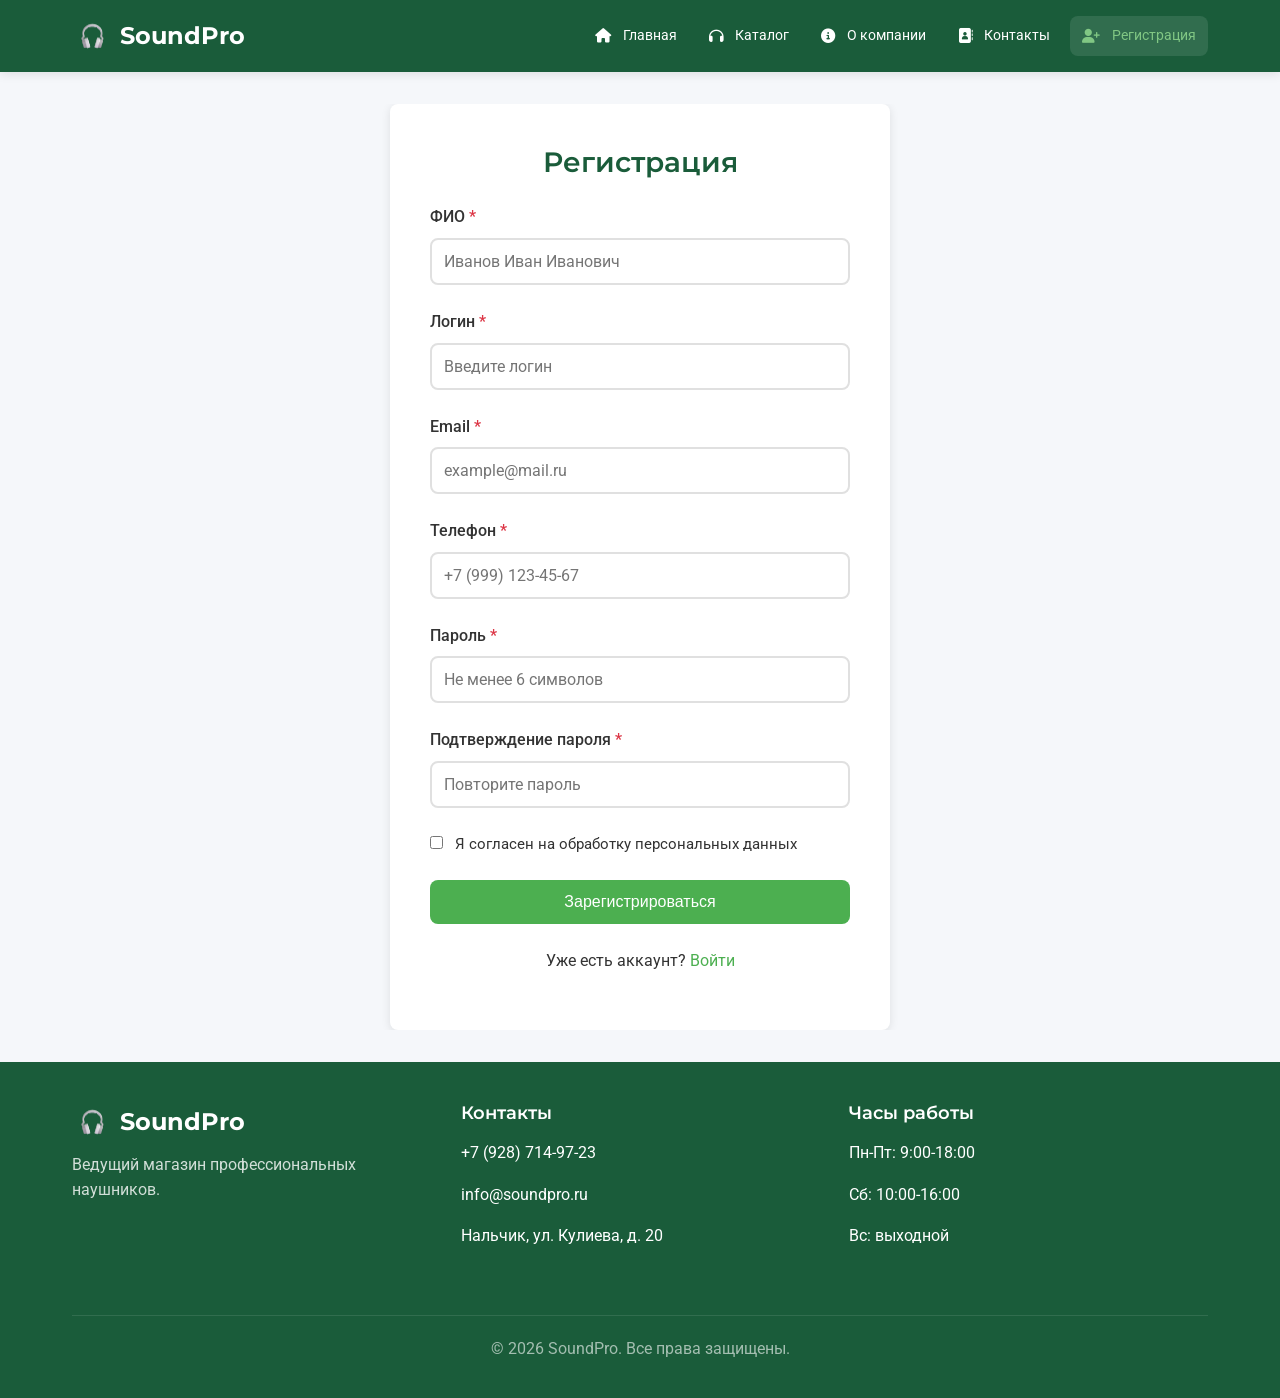
<file: request.html>
<!DOCTYPE html>
<html lang="ru">
<head>
    <meta charset="UTF-8">
    <meta name="viewport" content="width=device-width, initial-scale=1.0, maximum-scale=1.0, user-scalable=yes">
    <title>SoundPro - Создание заявки</title>
    <link rel="preconnect" href="https://fonts.googleapis.com">
    <link rel="preconnect" href="https://fonts.gstatic.com" crossorigin>
    <link href="https://fonts.googleapis.com/css2?family=Montserrat:wght@400;500;600;700&family=Roboto:wght@300;400;500&display=swap" rel="stylesheet">
    <link rel="stylesheet" href="https://cdnjs.cloudflare.com/ajax/libs/font-awesome/6.4.0/css/all.min.css">
    <link rel="stylesheet" href="style.css">
</head>
<body>
    <header class="header">
        <div class="container">
            <div class="header-content">
                <a href="index.html" class="logo">
                    <img src="logo/logo.jpg" alt="SoundPro" class="logo-img">
                    <span>SoundPro</span>
                </a>
                <nav class="main-nav">
                    <ul>
                        <li><a href="index.html"><i class="fas fa-home"></i> Главная</a></li>
                        <li><a href="catalog.html"><i class="fas fa-headphones"></i> Каталог</a></li>
                        <li><a href="about.html"><i class="fas fa-info-circle"></i> О компании</a></li>
                        <li><a href="contacts.html"><i class="fas fa-address-book"></i> Контакты</a></li>
                        <li><a href="register.html" id="loginLink"><i class="fas fa-user-plus"></i> Регистрация</a></li>
                    </ul>
                </nav>
                <div class="user-info" id="userInfo" style="display: none;">
                    <div class="user-avatar" id="userAvatar"></div>
                    <div>
                        <div id="userName"></div>
                        <a href="#" id="logoutLink">Выйти</a>
                    </div>
                </div>
            </div>
        </div>
    </header>

    <main class="main-content">
        <div class="container">
            <h1 class="page-title">Создание заявки</h1>
            <div class="form-container" style="max-width: 700px;">
                <form id="requestForm">
                    <div class="form-group">
                        <label for="requestTitle" class="form-label required">Название заявки</label>
                        <input type="text" id="requestTitle" class="form-input" placeholder="Например: Диагностика наушников Sony" required>
                    </div>
                    <div class="form-group">
                        <label for="requestDescription" class="form-label required">Описание проблемы</label>
                        <textarea id="requestDescription" class="form-textarea" placeholder="Опишите подробно, что случилось" required></textarea>
                    </div>
                    <div class="form-group">
                        <label class="form-label required">Вид услуги</label>
                        <div class="categories" id="categoriesContainer"></div>
                        <div class="error-message" id="categoryError">Выберите вид услуги</div>
                    </div>
                    <div class="form-group">
                        <label for="requestAddress" class="form-label required">Адрес</label>
                        <input type="text" id="requestAddress" class="form-input" placeholder="Город, улица, дом" required>
                    </div>
                    <div class="form-group">
                        <label for="contactPhone" class="form-label required">Контактный телефон</label>
                        <input type="tel" id="contactPhone" class="form-input" placeholder="+7 (999) 123-45-67" required>
                    </div>
                    <div style="display: grid; grid-template-columns: 1fr 1fr; gap: 1rem;">
                        <div class="form-group">
                            <label for="serviceDate" class="form-label required">Желаемая дата</label>
                            <input type="date" id="serviceDate" class="form-input" required>
                        </div>
                        <div class="form-group">
                            <label for="serviceTime" class="form-label required">Желаемое время</label>
                            <input type="time" id="serviceTime" class="form-input" required>
                        </div>
                    </div>
                    <div class="form-group">
                        <label class="form-label required">Тип оплаты</label>
                        <div style="display: flex; gap: 2rem;">
                            <label><input type="radio" name="payment" value="cash" required> Наличные</label>
                            <label><input type="radio" name="payment" value="card" required> Банковская карта</label>
                        </div>
                    </div>
                    <div style="display: flex; gap: 1rem; justify-content: space-between;">
                        <button type="button" class="btn btn-secondary" onclick="window.location.href='cabinet.html'">← Назад</button>
                        <button type="submit" class="btn btn-accent">Создать заявку</button>
                    </div>
                </form>
            </div>
        </div>
    </main>

    <footer class="footer">
        <div class="container">
            <div class="footer-content">
                <div class="footer-section">
                    <div class="logo">
                        <img src="logo/logo.jpg" alt="SoundPro" class="logo-img">
                        <span>SoundPro</span>
                    </div>
                    <p class="footer-description">Ведущий магазин профессиональных наушников.</p>
                </div>
                <div class="footer-section">
                    <h3 class="footer-title">Контакты</h3>
                    <p>+7 (928) 714-97-23</p>
                    <p>info@soundpro.ru</p>
                    <p>Нальчик, ул. Кулиева, д. 20</p>
                </div>
                <div class="footer-section">
                    <h3 class="footer-title">Часы работы</h3>
                    <p>Пн-Пт: 9:00-18:00</p>
                    <p>Сб: 10:00-16:00</p>
                    <p>Вс: выходной</p>
                </div>
            </div>
            <div class="footer-bottom">
                <p>&copy; 2026 SoundPro. Все права защищены.</p>
            </div>
        </div>
    </footer>

    <script src="main.js"></script>
</body>
</html>
</file>
<file: style.css>
/* style.css - Общие стили для магазина профессиональных наушников SoundPro */

* {
    margin: 0;
    padding: 0;
    box-sizing: border-box;
    word-wrap: break-word;
    overflow-wrap: break-word;
}

:root {
    --primary-color: #1a5c3a;
    --primary-light: #2a7a4e;
    --primary-dark: #0e3d24;
    --accent-color: #4CAF50;
    --accent-light: #81c784;
    --bg-color: #f5f7fa;
    --text-color: #333333;
    --text-light: #666666;
    --error-color: #dc3545;
    --success-color: #28a745;
    --warning-color: #ffc107;
    --border-color: #e0e0e0;
    --shadow: 0 2px 10px rgba(0, 0, 0, 0.1);
    --shadow-hover: 0 10px 25px rgba(0, 0, 0, 0.15);
    --transition: all 0.3s ease;
    --radius: 8px;
}

html {
    font-size: 16px;
}

body {
    font-family: 'Roboto', sans-serif;
    font-size: 1rem;
    line-height: 1.6;
    color: var(--text-color);
    background-color: var(--bg-color);
    min-height: 100vh;
    display: flex;
    flex-direction: column;
    overflow-x: hidden;
    width: 100%;
    max-width: 100vw;
}

.container {
    width: 100%;
    max-width: 1200px;
    margin: 0 auto;
    padding: 0 1rem;
    overflow-x: hidden;
}

img {
    max-width: 100%;
    height: auto;
}

h1, h2, h3, h4, h5, h6 {
    font-family: 'Montserrat', sans-serif;
    font-weight: 600;
    line-height: 1.3;
    margin-bottom: 1rem;
    color: var(--primary-color);
}

h1 { font-size: 2rem; font-weight: 700; }
h2 { font-size: 1.75rem; }
h3 { font-size: 1.5rem; }

p { margin-bottom: 1rem; }

a {
    color: var(--accent-color);
    text-decoration: none;
    transition: var(--transition);
}

a:hover { color: var(--primary-light); }

/* Шапка */
.header {
    background-color: var(--primary-color);
    color: white;
    padding: 1rem 0;
    position: sticky;
    top: 0;
    z-index: 1000;
    box-shadow: var(--shadow);
}

.header-content {
    display: flex;
    justify-content: space-between;
    align-items: center;
    flex-wrap: wrap;
}

.logo {
    color: white;
    text-decoration: none;
    font-family: 'Montserrat', sans-serif;
    font-size: 1.5rem;
    font-weight: bold;
    display: flex;
    align-items: center;
    gap: 0.5rem;
    z-index: 1001;
}

.logo:hover { color: var(--accent-light); }

/* Бургер-кнопка */
.burger-btn {
    display: block;
    background: none;
    border: none;
    color: white;
    font-size: 1.5rem;
    cursor: pointer;
    padding: 0.5rem;
    z-index: 1001;
    transition: var(--transition);
}

.burger-btn:hover { color: var(--accent-light); }

/* Навигация */
.main-nav {
    position: fixed;
    top: 0;
    right: -100%;
    width: 80%;
    max-width: 350px;
    height: 100vh;
    background-color: var(--primary-dark);
    padding: 5rem 1.5rem 2rem;
    transition: right 0.3s ease;
    z-index: 1000;
    box-shadow: -5px 0 15px rgba(0,0,0,0.1);
    overflow-y: auto;
}

.main-nav.active { right: 0; }

.main-nav ul {
    display: flex;
    flex-direction: column;
    list-style: none;
    gap: 0.5rem;
}

.main-nav a {
    color: white;
    text-decoration: none;
    padding: 0.75rem 1rem;
    border-radius: var(--radius);
    transition: var(--transition);
    font-size: 1rem;
    display: flex;
    align-items: center;
    gap: 0.75rem;
    white-space: nowrap;
}

.main-nav a:hover,
.main-nav a.active {
    background-color: rgba(255, 255, 255, 0.1);
    color: var(--accent-light);
}

/* Оверлей */
.menu-overlay {
    position: fixed;
    top: 0;
    left: 0;
    width: 100%;
    height: 100%;
    background-color: rgba(0, 0, 0, 0.5);
    z-index: 999;
    opacity: 0;
    visibility: hidden;
    transition: all 0.3s ease;
}

.menu-overlay.active {
    opacity: 1;
    visibility: visible;
}

/* Информация о пользователе */
.user-info {
    display: flex;
    align-items: center;
    gap: 0.75rem;
    color: white;
    margin-left: auto;
    margin-right: 1rem;
}

.user-avatar {
    width: 36px;
    height: 36px;
    border-radius: 50%;
    background-color: var(--accent-color);
    display: flex;
    align-items: center;
    justify-content: center;
    font-weight: 600;
    font-size: 0.875rem;
}

/* Основной контент */
.main-content {
    flex: 1;
    padding: 2rem 0;
}

.page-title {
    font-family: 'Montserrat', sans-serif;
    font-size: 2rem;
    color: var(--primary-color);
    margin-bottom: 1.25rem;
    display: flex;
    align-items: center;
    justify-content: space-between;
    flex-wrap: wrap;
    gap: 1rem;
}

.page-subtitle {
    text-align: center;
    color: var(--text-light);
    margin-bottom: 2.5rem;
    font-size: 1.125rem;
}

/* Кнопки */
.btn {
    display: inline-block;
    padding: 0.75rem 1.5rem;
    height: 44px;
    line-height: 1;
    background-color: var(--primary-color);
    color: white;
    border: none;
    border-radius: var(--radius);
    font-size: 1rem;
    font-weight: 500;
    cursor: pointer;
    text-decoration: none;
    transition: var(--transition);
    text-align: center;
    min-width: 120px;
    white-space: nowrap;
}

.btn:hover {
    background-color: var(--primary-dark);
    transform: translateY(-2px);
    box-shadow: var(--shadow);
    color: white;
}

.btn-accent { background-color: var(--accent-color); }
.btn-accent:hover { background-color: #3d8b40; }
.btn-danger { background-color: var(--error-color); }
.btn-danger:hover { background-color: #c82333; }
.btn-success { background-color: var(--success-color); }
.btn-success:hover { background-color: #218838; }
.btn-warning { background-color: var(--warning-color); color: #212529; }

.btn-outline {
    background-color: transparent;
    color: var(--primary-color);
    border: 2px solid var(--primary-color);
}

.btn-outline:hover {
    background-color: var(--primary-color);
    color: white;
}

.btn-sm {
    padding: 0.5rem 1rem;
    height: 36px;
    font-size: 0.875rem;
    min-width: 80px;
}

.btn-block { width: 100%; }

/* Формы */
.form-container {
    max-width: 500px;
    width: 100%;
    background-color: white;
    padding: 2.5rem;
    border-radius: var(--radius);
    box-shadow: var(--shadow);
    margin: 0 auto;
}

.form-group { margin-bottom: 1.5rem; }

.form-label {
    display: block;
    margin-bottom: 0.5rem;
    font-weight: 500;
    color: var(--text-color);
}

.form-label.required:after {
    content: '*';
    color: var(--error-color);
    margin-left: 0.25rem;
}

.form-input,
.form-textarea,
.form-select {
    width: 100%;
    padding: 0.75rem;
    border: 2px solid var(--border-color);
    border-radius: var(--radius);
    font-size: 1rem;
    font-family: 'Roboto', sans-serif;
    transition: var(--transition);
}

.form-input:focus,
.form-textarea:focus,
.form-select:focus {
    outline: none;
    border-color: var(--accent-color);
}

.form-input.error,
.form-textarea.error,
.form-select.error {
    border-color: var(--error-color);
}

.form-input.success { border-color: var(--success-color); }
.form-textarea { min-height: 150px; resize: vertical; }

.error-message {
    color: var(--error-color);
    font-size: 0.875rem;
    margin-top: 0.3125rem;
    display: none;
}

.success-message {
    color: var(--success-color);
    font-size: 0.875rem;
    margin-top: 0.3125rem;
    display: none;
}

.form-check {
    display: flex;
    align-items: flex-start;
    gap: 0.75rem;
    margin-bottom: 1.5rem;
}

.form-check-input { margin-top: 0.25rem; }
.form-check-label { font-size: 0.95rem; color: var(--text-color); }

/* Поиск */
.search-box {
    display: flex;
    gap: 0.5rem;
    margin-bottom: 1.5rem;
}

.search-input {
    flex: 1;
    padding: 0.75rem;
    border: 2px solid var(--border-color);
    border-radius: var(--radius);
    font-size: 1rem;
}

.search-btn {
    padding: 0 1.5rem;
    background-color: var(--accent-color);
    color: white;
    border: none;
    border-radius: var(--radius);
    cursor: pointer;
    transition: var(--transition);
}

.search-btn:hover { background-color: #3d8b40; }

/* Каталог */
.catalog-filters {
    background-color: white;
    border-radius: var(--radius);
    padding: 1.5rem;
    margin-bottom: 2rem;
    box-shadow: var(--shadow);
}

.filter-section { margin-bottom: 1.5rem; }

.filter-title {
    font-family: 'Montserrat', sans-serif;
    font-size: 1.125rem;
    font-weight: 600;
    color: var(--primary-color);
    margin-bottom: 1rem;
}

.filter-options {
    display: flex;
    flex-wrap: wrap;
    gap: 0.75rem;
}

.filter-btn {
    padding: 0.5rem 1rem;
    background-color: #f0f0f0;
    border: none;
    border-radius: var(--radius);
    cursor: pointer;
    transition: var(--transition);
    font-size: 0.95rem;
}

.filter-btn:hover,
.filter-btn.active {
    background-color: var(--primary-color);
    color: white;
}

.catalog-grid {
    display: grid;
    grid-template-columns: 1fr;
    gap: 1.5rem;
}

/* ========== КАРТОЧКИ ТОВАРОВ ========== */
.news-card {
    background-color: white;
    border-radius: var(--radius);
    overflow: hidden;
    box-shadow: var(--shadow);
    transition: var(--transition);
    cursor: pointer;
    display: flex;
    flex-direction: column;
    height: 100%;
}

.news-card:hover {
    transform: translateY(-5px);
    box-shadow: var(--shadow-hover);
}

.news-image-container {
    width: 265px;
    height: 280px;
    display: block;                 /* ← меняем flex на block */
    background: #f9f9f9;
    overflow: hidden;
    border-radius: var(--radius) var(--radius) 0 0;
    margin: 0 auto;
    position: relative;
}

.news-image {
    width: 100%;
    height: 100%;
    object-fit: cover;              /* ← заполняет контейнер, обрезая лишнее */
    object-position: center;        /* ← можно менять: top, bottom, left, right, 50% 50% */
    display: block;
}

.news-content {
    padding: 1.5rem;
    flex: 1;
    display: flex;
    flex-direction: column;
}

.news-category {
    display: inline-block;
    background-color: var(--primary-color);
    color: white;
    padding: 0.25rem 0.75rem;
    border-radius: 1.25rem;
    font-size: 0.75rem;
    font-weight: 500;
    margin-bottom: 0.5rem;
    align-self: flex-start;
}

.news-date {
    color: var(--text-light);
    font-size: 0.875rem;
    margin-bottom: 0.75rem;
    font-weight: 500;
}

.news-title {
    font-family: 'Montserrat', sans-serif;
    font-size: 1.125rem;
    font-weight: 600;
    color: var(--primary-color);
    margin-bottom: 0.75rem;
    line-height: 1.4;
}

.news-description {
    color: var(--text-light);
    font-size: 0.875rem;
    line-height: 1.6;
    margin-bottom: 1rem;
    flex: 1;
}

.news-link {
    color: var(--accent-color);
    text-decoration: none;
    font-weight: 500;
    display: inline-flex;
    align-items: center;
    margin-top: auto;
}

.news-link:after {
    content: '→';
    margin-left: 0.5rem;
    transition: transform 0.3s ease;
}

.news-card:hover .news-link:after {
    transform: translateX(5px);
}

/* Личный кабинет */
.welcome-section {
    background: linear-gradient(135deg, var(--primary-color) 0%, var(--primary-light) 100%);
    border-radius: var(--radius);
    padding: 2rem;
    margin-bottom: 2rem;
    box-shadow: var(--shadow);
    display: flex;
    align-items: center;
    justify-content: space-between;
    flex-wrap: wrap;
    gap: 1rem;
    color: white;
}

.welcome-text h2 {
    margin-bottom: 0.5rem;
    color: white;
}

.welcome-text p { color: rgba(255, 255, 255, 0.9); }

.user-stats {
    display: grid;
    grid-template-columns: repeat(2, 1fr);
    gap: 1rem;
    margin-bottom: 2rem;
}

.stat-card {
    background-color: white;
    border-radius: var(--radius);
    padding: 1.5rem;
    box-shadow: var(--shadow);
    text-align: center;
    transition: var(--transition);
}

.stat-card:hover {
    transform: translateY(-3px);
    box-shadow: 0 5px 15px rgba(0, 0, 0, 0.1);
}

.stat-number {
    font-family: 'Montserrat', sans-serif;
    font-size: 2rem;
    font-weight: 700;
    color: var(--accent-color);
    margin-bottom: 0.5rem;
}

.stat-label {
    color: var(--text-light);
    font-size: 0.875rem;
}

.requests-section {
    background-color: white;
    border-radius: var(--radius);
    padding: 2rem;
    box-shadow: var(--shadow);
}

.section-title {
    font-family: 'Montserrat', sans-serif;
    font-size: 1.5rem;
    color: var(--primary-color);
    margin-bottom: 1.5rem;
    display: flex;
    align-items: center;
    justify-content: space-between;
    flex-wrap: wrap;
    gap: 1rem;
}

.filter-buttons {
    display: flex;
    gap: 0.5rem;
    flex-wrap: wrap;
}

.requests-list { margin-top: 1.5rem; }

.request-item {
    background-color: #f8f9fa;
    border-radius: var(--radius);
    padding: 1.5rem;
    margin-bottom: 1rem;
    border-left: 4px solid var(--warning-color);
    transition: var(--transition);
}

.request-item:hover {
    transform: translateY(-2px);
    box-shadow: var(--shadow);
}

.request-item.solved { border-left-color: var(--success-color); }
.request-item.rejected { border-left-color: var(--error-color); }

.request-header {
    display: flex;
    justify-content: space-between;
    align-items: flex-start;
    margin-bottom: 1rem;
    flex-wrap: wrap;
    gap: 1rem;
}

.request-title {
    font-family: 'Montserrat', sans-serif;
    font-weight: 600;
    color: var(--primary-color);
    font-size: 1.125rem;
}

.request-date {
    color: var(--text-light);
    font-size: 0.875rem;
}

.request-body { margin-bottom: 1rem; }
.request-description { color: var(--text-color); line-height: 1.6; }

.request-footer {
    display: flex;
    justify-content: space-between;
    align-items: center;
    flex-wrap: wrap;
    gap: 1rem;
}

.request-category {
    display: inline-block;
    padding: 0.25rem 0.75rem;
    background-color: rgba(26, 92, 58, 0.1);
    color: var(--primary-color);
    border-radius: 1.25rem;
    font-size: 0.875rem;
    font-weight: 500;
}

.request-status {
    display: inline-block;
    padding: 0.25rem 0.75rem;
    border-radius: 1.25rem;
    font-size: 0.875rem;
    font-weight: 500;
}

.status-new { background-color: rgba(255, 193, 7, 0.15); color: #856404; }
.status-solved { background-color: rgba(40, 167, 69, 0.15); color: #155724; }
.status-rejected { background-color: rgba(220, 53, 69, 0.15); color: #721c24; }

.request-actions { display: flex; gap: 0.5rem; }

.empty-state {
    text-align: center;
    padding: 3rem 1rem;
    color: var(--text-light);
}

.empty-state i {
    font-size: 3rem;
    margin-bottom: 1rem;
    color: #ccc;
}

/* Контакты */
.contacts-grid {
    display: grid;
    grid-template-columns: 1fr;
    gap: 2rem;
    margin-bottom: 3rem;
}

.contact-info {
    background-color: white;
    border-radius: var(--radius);
    padding: 2rem;
    box-shadow: var(--shadow);
}

.contact-item {
    display: flex;
    align-items: flex-start;
    gap: 1rem;
    margin-bottom: 1.5rem;
    padding-bottom: 1.5rem;
    border-bottom: 1px solid var(--border-color);
}

.contact-item:last-child {
    border-bottom: none;
    margin-bottom: 0;
    padding-bottom: 0;
}

.contact-icon {
    width: 50px;
    height: 50px;
    border-radius: 50%;
    background-color: var(--primary-color);
    color: white;
    display: flex;
    align-items: center;
    justify-content: center;
    font-size: 1.25rem;
    flex-shrink: 0;
}

.contact-content h3 {
    font-family: 'Montserrat', sans-serif;
    font-size: 1.25rem;
    color: var(--primary-color);
    margin-bottom: 0.5rem;
}

.contact-content p {
    color: var(--text-light);
    margin-bottom: 0.5rem;
}

.contact-link {
    display: inline-block;
    color: var(--accent-color);
    font-weight: 500;
}

.contact-form {
    background-color: white;
    border-radius: var(--radius);
    padding: 2rem;
    box-shadow: var(--shadow);
}

.map-section { margin-bottom: 3rem; }

.map-container {
    background-color: white;
    border-radius: var(--radius);
    padding: 2rem;
    box-shadow: var(--shadow);
}

.map-placeholder {
    width: 100%;
    height: 300px;
    background-color: #f0f0f0;
    border-radius: var(--radius);
    display: flex;
    align-items: center;
    justify-content: center;
    color: var(--text-light);
    font-size: 1.125rem;
}

/* Главная страница */
.hero-section {
    text-align: center;
    padding: 3rem 1rem;
    background: linear-gradient(135deg, #e8f5e9 0%, #c8e6c9 100%);
    border-radius: 0.9375rem;
    margin-bottom: 2.5rem;
}

.hero-title {
    font-family: 'Montserrat', sans-serif;
    font-size: 2.5rem;
    color: var(--primary-color);
    margin-bottom: 1rem;
}

.hero-description {
    font-size: 1.125rem;
    color: var(--text-light);
    max-width: 700px;
    margin: 0 auto 2rem;
    line-height: 1.7;
}

.hero-buttons {
    display: flex;
    flex-direction: column;
    gap: 1rem;
    justify-content: center;
    align-items: center;
}

.news-section { margin-bottom: 3rem; }

.news-grid {
    display: grid;
    grid-template-columns: 1fr;
    gap: 1.5rem;
}

.features-section {
    padding: 3rem 0;
    background-color: var(--bg-color);
}

.features-grid {
    display: grid;
    grid-template-columns: 1fr;
    gap: 1.5rem;
}

.feature-card {
    background-color: white;
    padding: 2rem 1.5rem;
    border-radius: var(--radius);
    text-align: center;
    box-shadow: var(--shadow);
    transition: var(--transition);
}

.feature-card:hover {
    transform: translateY(-5px);
    box-shadow: 0 15px 30px rgba(0, 0, 0, 0.1);
}

.feature-icon {
    font-size: 3rem;
    margin-bottom: 1.25rem;
}

.feature-title {
    font-family: 'Montserrat', sans-serif;
    font-size: 1.25rem;
    font-weight: 600;
    color: var(--primary-color);
    margin-bottom: 0.75rem;
}

.feature-description {
    color: var(--text-light);
    font-size: 0.875rem;
    line-height: 1.6;
}

/* О компании */
.about-hero {
    background-color: white;
    border-radius: var(--radius);
    padding: 3rem 2rem;
    margin-bottom: 3rem;
    box-shadow: var(--shadow);
    text-align: center;
}

.about-stats {
    display: grid;
    grid-template-columns: repeat(2, 1fr);
    gap: 1.5rem;
    margin: 3rem 0;
}

.stat-item { text-align: center; }

.about-content {
    display: grid;
    grid-template-columns: 1fr;
    gap: 3rem;
    margin-bottom: 3rem;
}

.about-section {
    background-color: white;
    border-radius: var(--radius);
    padding: 2rem;
    box-shadow: var(--shadow);
}

.mission-values {
    display: grid;
    grid-template-columns: 1fr;
    gap: 1.5rem;
}

.value-item {
    display: flex;
    align-items: flex-start;
    gap: 1rem;
}

.value-icon {
    width: 50px;
    height: 50px;
    border-radius: 50%;
    background-color: var(--primary-color);
    color: white;
    display: flex;
    align-items: center;
    justify-content: center;
    font-size: 1.25rem;
    flex-shrink: 0;
}

.value-content h4 {
    font-family: 'Montserrat', sans-serif;
    font-size: 1.25rem;
    color: var(--primary-color);
    margin-bottom: 0.5rem;
}

.team-grid {
    display: grid;
    grid-template-columns: 1fr;
    gap: 1.5rem;
}

.team-member { text-align: center; }

.member-photo {
    width: 150px;
    height: 150px;
    border-radius: 50%;
    object-fit: cover;
    margin: 0 auto 1rem;
    border: 3px solid var(--accent-color);
}

.member-name {
    font-family: 'Montserrat', sans-serif;
    font-size: 1.25rem;
    font-weight: 600;
    color: var(--primary-color);
    margin-bottom: 0.25rem;
}

.member-position {
    color: var(--accent-color);
    font-weight: 500;
    margin-bottom: 0.5rem;
}

.member-description {
    color: var(--text-light);
    font-size: 0.95rem;
}

.certificates {
    display: grid;
    grid-template-columns: repeat(2, 1fr);
    gap: 1.5rem;
}

.certificate-item { text-align: center; }

.certificate-icon {
    font-size: 3rem;
    color: var(--primary-color);
    margin-bottom: 1rem;
}

/* Админ панель */
.admin-stats {
    display: grid;
    grid-template-columns: repeat(2, 1fr);
    gap: 1rem;
    margin-bottom: 2rem;
}

.admin-tabs {
    display: flex;
    border-bottom: 2px solid var(--border-color);
    margin-bottom: 2rem;
    overflow-x: auto;
}

.tab-btn {
    padding: 1rem 1.5rem;
    background: none;
    border: none;
    border-bottom: 3px solid transparent;
    font-family: 'Montserrat', sans-serif;
    font-weight: 500;
    color: var(--text-light);
    cursor: pointer;
    transition: var(--transition);
    white-space: nowrap;
}

.tab-btn:hover { color: var(--primary-color); }

.tab-btn.active {
    color: var(--primary-color);
    border-bottom-color: var(--accent-color);
}

.tab-content { display: none; }
.tab-content.active { display: block; }

.requests-table {
    background-color: white;
    border-radius: var(--radius);
    overflow: hidden;
    box-shadow: var(--shadow);
    overflow-x: auto;
}

table {
    width: 100%;
    border-collapse: collapse;
    min-width: 800px;
}

th {
    background-color: var(--primary-color);
    color: white;
    text-align: left;
    padding: 1rem;
    font-family: 'Montserrat', sans-serif;
    font-weight: 500;
}

td {
    padding: 1rem;
    border-bottom: 1px solid var(--border-color);
    vertical-align: middle;
}

tr:hover { background-color: #f8f9fa; }

.status-badge {
    display: inline-block;
    padding: 0.25rem 0.75rem;
    border-radius: 1.25rem;
    font-size: 0.875rem;
    font-weight: 500;
}

.action-buttons { display: flex; gap: 0.5rem; }

.categories-manager {
    background-color: white;
    border-radius: var(--radius);
    padding: 2rem;
    box-shadow: var(--shadow);
}

.category-list {
    display: flex;
    flex-wrap: wrap;
    gap: 0.75rem;
    margin-bottom: 2rem;
}

.category-item {
    background-color: #f8f9fa;
    border: 2px solid var(--border-color);
    border-radius: var(--radius);
    padding: 1rem 1.5rem;
    display: flex;
    align-items: center;
    justify-content: space-between;
    min-width: 200px;
}

.category-name { font-weight: 500; }

.category-actions { display: flex; gap: 0.5rem; }

.add-category-form {
    display: flex;
    gap: 1rem;
    margin-top: 2rem;
    flex-wrap: wrap;
}

.add-category-input {
    flex: 1;
    min-width: 200px;
    padding: 0.75rem;
    border: 2px solid var(--border-color);
    border-radius: var(--radius);
    font-size: 1rem;
}

/* Модальные окна */
.modal {
    display: none;
    position: fixed;
    top: 0;
    left: 0;
    width: 100%;
    height: 100%;
    background-color: rgba(0, 0, 0, 0.5);
    z-index: 2000;
    align-items: center;
    justify-content: center;
    padding: 1rem;
}

.modal.active { display: flex; }

.modal-content {
    background-color: white;
    border-radius: var(--radius);
    padding: 2rem;
    max-width: 500px;
    width: 100%;
    max-height: 90vh;
    overflow-y: auto;
    box-shadow: var(--shadow);
}

.modal-title {
    font-family: 'Montserrat', sans-serif;
    font-size: 1.5rem;
    color: var(--primary-color);
    margin-bottom: 1.5rem;
}

.modal-actions {
    display: flex;
    gap: 1rem;
    margin-top: 2rem;
    justify-content: flex-end;
}

/* Модальное окно товара */
.product-modal .modal-content {
    max-width: 600px;
    width: 90%;
    padding: 0;
    overflow: hidden;
    position: relative;
    max-height: 90vh;
    display: flex;
    flex-direction: column;
}

.product-modal-image {
    width: 100%;
    height: 250px;
    object-fit: contain;
    background: #f5f5f5;
    flex-shrink: 0;
}

.product-modal-body {
    padding: 1.5rem;
    overflow-y: auto;
    flex: 1;
}

.product-modal-category {
    display: inline-block;
    background-color: var(--primary-color);
    color: white;
    padding: 0.25rem 0.75rem;
    border-radius: 1.25rem;
    font-size: 0.75rem;
    font-weight: 500;
    margin-bottom: 0.75rem;
}

.product-modal-title {
    font-family: 'Montserrat', sans-serif;
    font-size: 1.5rem;
    font-weight: 600;
    color: var(--primary-color);
    margin-bottom: 0.5rem;
}

.product-modal-price {
    font-family: 'Montserrat', sans-serif;
    font-size: 1.75rem;
    font-weight: 700;
    color: var(--accent-color);
    margin-bottom: 1rem;
}

.product-modal-description {
    color: var(--text-color);
    line-height: 1.6;
    margin-bottom: 1rem;
    font-size: 0.95rem;
}

.product-modal-specs {
    list-style: none;
    margin-bottom: 1.5rem;
}

.product-modal-specs li {
    margin-bottom: 0.5rem;
    color: var(--text-light);
    display: flex;
    align-items: center;
    gap: 0.75rem;
    font-size: 0.9rem;
}

.product-modal-specs li i {
    color: var(--accent-color);
    width: 18px;
    flex-shrink: 0;
}

.modal-close-btn {
    position: absolute;
    top: 0.75rem;
    right: 0.75rem;
    background: white;
    border: none;
    width: 36px;
    height: 36px;
    border-radius: 50%;
    display: flex;
    align-items: center;
    justify-content: center;
    font-size: 1.25rem;
    cursor: pointer;
    box-shadow: 0 2px 8px rgba(0,0,0,0.2);
    transition: var(--transition);
    z-index: 10;
    color: var(--text-color);
    line-height: 1;
}

.modal-close-btn:hover {
    background-color: var(--error-color);
    color: white;
    transform: scale(1.1);
}

/* Категории для формы */
.categories {
    display: flex;
    flex-wrap: wrap;
    gap: 0.5rem;
    margin-top: 0.5rem;
}

.category-badge {
    padding: 0.5rem 1rem;
    background-color: #f0f0f0;
    border: 2px solid transparent;
    border-radius: var(--radius);
    cursor: pointer;
    transition: var(--transition);
    font-size: 0.95rem;
}

.category-badge:hover { background-color: #e0e0e0; }

.category-badge.selected {
    background-color: var(--primary-color);
    color: white;
    border-color: var(--accent-color);
}

/* Подвал */
.footer {
    background-color: var(--primary-color);
    color: white;
    padding: 2.5rem 0 1.25rem;
    margin-top: auto;
}

.footer-content {
    display: grid;
    grid-template-columns: 1fr;
    gap: 1.875rem;
    margin-bottom: 1.875rem;
}

.footer-section { margin-bottom: 1.25rem; }

.footer-title {
    font-family: 'Montserrat', sans-serif;
    font-size: 1.125rem;
    font-weight: 600;
    margin-bottom: 0.9375rem;
    color: white;
}

.footer-description {
    color: rgba(255, 255, 255, 0.8);
    margin-top: 0.625rem;
    line-height: 1.6;
}

.footer-bottom {
    border-top: 1px solid rgba(255, 255, 255, 0.1);
    padding-top: 1.25rem;
    text-align: center;
    color: rgba(255, 255, 255, 0.6);
}

/* Анимации */
@keyframes fadeIn {
    from { opacity: 0; transform: translateY(20px); }
    to { opacity: 1; transform: translateY(0); }
}

@keyframes shake {
    0%, 100% { transform: translateX(0); }
    10%, 30%, 50%, 70%, 90% { transform: translateX(-5px); }
    20%, 40%, 60%, 80% { transform: translateX(5px); }
}

.shake { animation: shake 0.5s ease; }
.animate { animation: fadeIn 0.8s ease-out; }

/* Утилиты */
.text-center { text-align: center; }
.text-muted { color: var(--text-light); }
.mt-1 { margin-top: 0.5rem; }
.mt-2 { margin-top: 1rem; }
.mt-3 { margin-top: 1.5rem; }
.mb-1 { margin-bottom: 0.5rem; }
.mb-2 { margin-bottom: 1rem; }
.mb-3 { margin-bottom: 1.5rem; }
.hidden { display: none !important; }

/* Адаптивность */
@media (max-width: 768px) {
    html, body {
        overflow-x: hidden;
        position: relative;
    }
    
    .hero-title {
        font-size: 1.8rem;
        word-break: break-word;
    }
    
    .hero-description {
        font-size: 1rem;
        padding: 0 0.5rem;
    }
    
    .page-title {
        font-size: 1.5rem;
    }
    
    .form-container {
        padding: 1.5rem;
        margin: 0 0.5rem;
        width: auto;
    }
    
    .news-title {
        font-size: 1.1rem;
    }
    
    .btn {
        white-space: normal;
        word-break: break-word;
    }
    
    .main-nav a {
        white-space: normal;
        word-break: break-word;
    }
}

@media (min-width: 768px) {
    h1 { font-size: 2.25rem; }
    .hero-title { font-size: 3rem; }
    .hero-buttons { flex-direction: row; }
    .news-grid { grid-template-columns: repeat(2, 1fr); }
    .features-grid { grid-template-columns: repeat(2, 1fr); }
    .user-stats { grid-template-columns: repeat(4, 1fr); }
    .admin-stats { grid-template-columns: repeat(4, 1fr); }
    .contacts-grid { grid-template-columns: 1fr 1fr; }
    .catalog-grid { grid-template-columns: repeat(2, 1fr); }
    .about-stats { grid-template-columns: repeat(4, 1fr); }
    .mission-values { grid-template-columns: repeat(2, 1fr); }
    .team-grid { grid-template-columns: repeat(2, 1fr); }
    .certificates { grid-template-columns: repeat(4, 1fr); }
    .map-placeholder { height: 400px; }
    .footer-content { grid-template-columns: repeat(3, 1fr); }
}

@media (min-width: 992px) {
    .container { padding: 0 2rem; }
    
    .burger-btn { display: none; }
    
    .main-nav {
        position: static;
        width: auto;
        max-width: none;
        height: auto;
        background-color: transparent;
        padding: 0;
        box-shadow: none;
        overflow: visible;
        right: auto;
    }
    
    .main-nav ul {
        flex-direction: row;
        flex-wrap: wrap;
    }
    
    .main-nav a {
        padding: 0.5rem 0.75rem;
        font-size: 0.9rem;
        height: 40px;
        white-space: nowrap;
    }
    
    .menu-overlay { display: none; }
    
    .user-info {
        margin-left: 1rem;
        margin-right: 0;
    }
    
    .news-grid { grid-template-columns: repeat(4, 1fr); }
    .features-grid { grid-template-columns: repeat(4, 1fr); }
    .catalog-grid { grid-template-columns: repeat(3, 1fr); }
    .catalog-filters { display: flex; gap: 2rem; }
    .filter-section { flex: 1; margin-bottom: 0; }
    .team-grid { grid-template-columns: repeat(3, 1fr); }
    .about-content { grid-template-columns: 2fr 1fr; }
}

/* Стили для логотипа */
.logo-img {
    width: 40px;
    height: 40px;
    object-fit: contain;
    border-radius: var(--radius);
}

.footer .logo-img {
    width: 40px;
    height: 40px;
    object-fit: contain;
}
</file>
